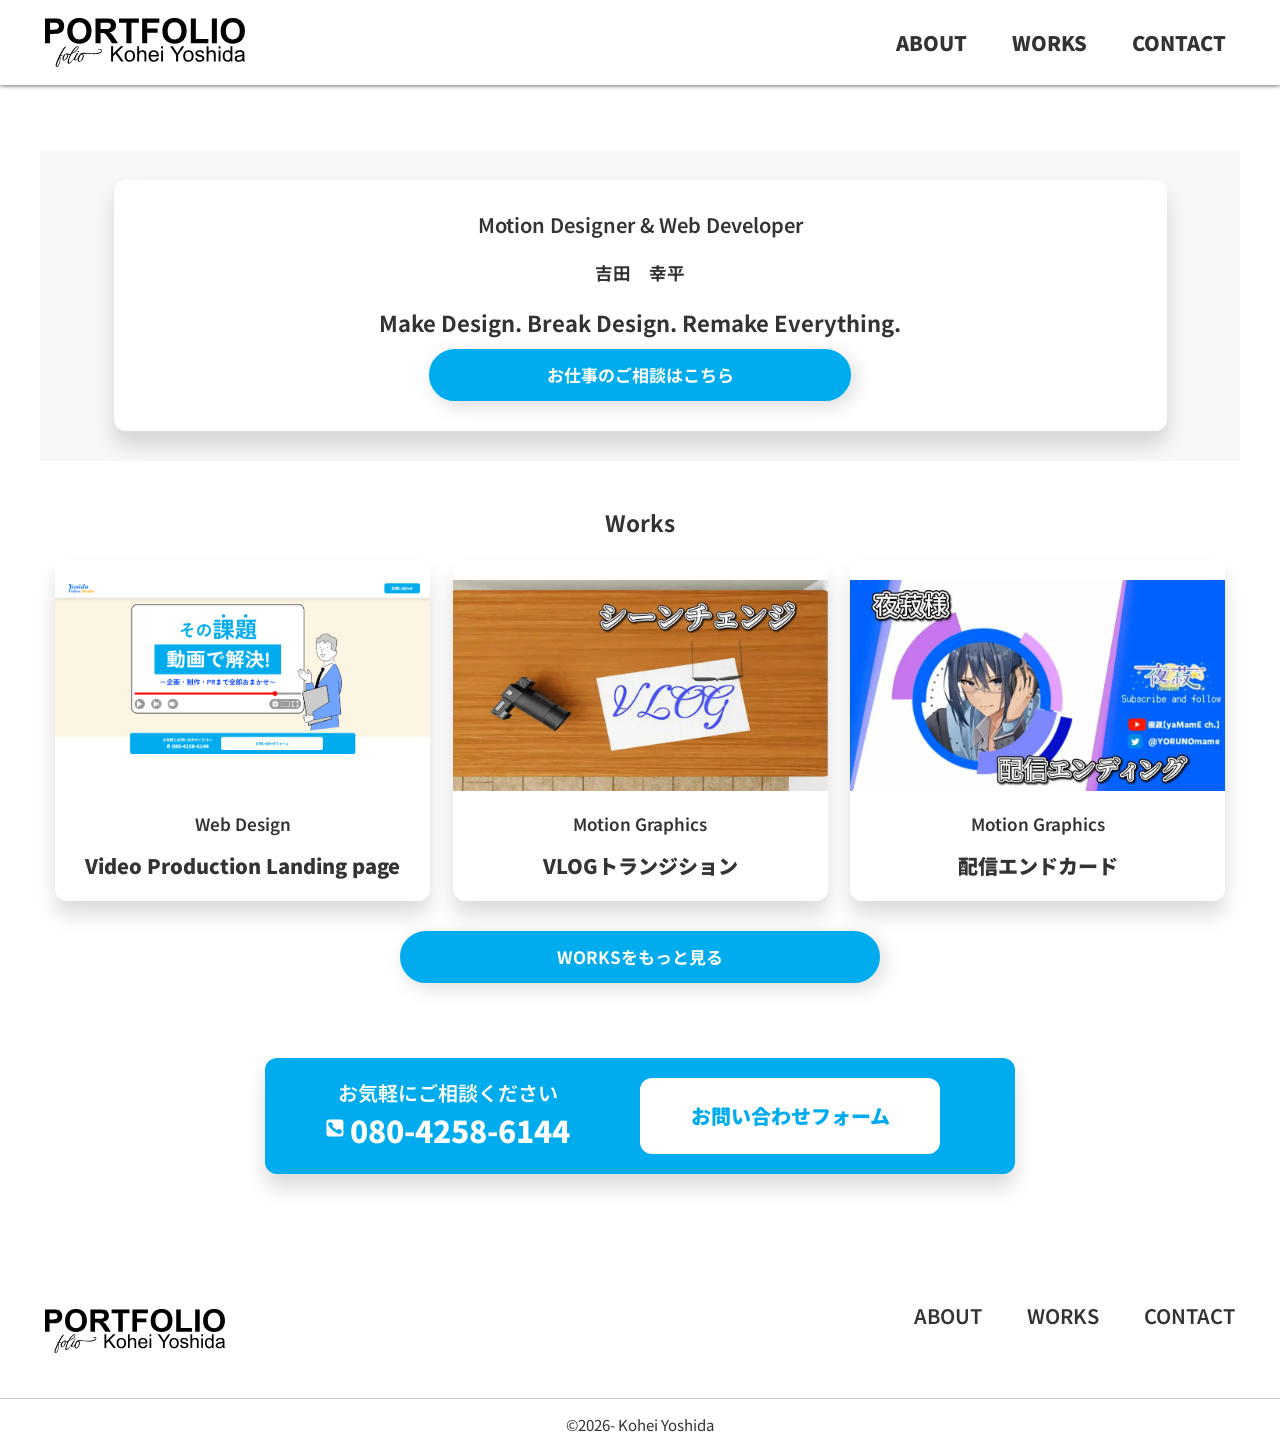
<file: index.html>
<!DOCTYPE html>
<html lang="ja">

<head>
    <meta charset="UTF-8">
    <meta name="viewport" content="width=device-width, initial-scale=1.0">
    <meta name="description" content="kohei Yoshidaのポートフォリオサイト。自己紹介ページです。基本情報として何が出来るかをまとめています。">
    <title>Top Page</title>
    <link rel="icon" href="assets/images/favicon.png">
    <link rel="preconnect" href="https://fonts.googleapis.com">
    <link rel="preconnect" href="https://fonts.gstatic.com" crossorigin>
    <link href="https://fonts.googleapis.com/css2?family=Noto+Sans+JP:wght@100..900&display=swap" rel="stylesheet">
    <link rel="stylesheet" href="assets/css/style.css">
    <script>
        window.addEventListener("load", () => {
            document.body.classList.add("is-show");
        })
    </script>
</head>

<body id="index-page" class="fade">
    <header class="header">
        <a href="index.html" class="head_link"><img src="assets/images/Logo_folio.svg" alt="site-logo"
                class="svg_logo"></a>
        <nav class="nav">
            <input type="checkbox" id="nav_toggle" class="nav_toggle">
            <label for="nav_toggle" class="nav_btn" aria-label="メニューを開く">
                <span></span><span></span><span></span>
            </label>
            <label for="nav_toggle" class="nav_overlay"></label>

            <ul class="nav_list">
                <li class="list_item"><a href="about.html" class="link_item">ABOUT</a></li>
                <li class="list_item"><a href="works.html" class="link_item">WORKS</a></li>
                <li class="list_item"><a href="contact.html" class="link_item">CONTACT</a></li>
            </ul>
        </nav>
    </header>
    <main>
        <section class="hero">
            <article class="hero-card">
                <p class="hero-role">Motion Designer & Web Developer</p>
                <h1 class="person-name">吉田&emsp;幸平</h1>
                <p class="hero-copy">Make Design. Break Design. Remake Everything.</p>
                <a href="./contact.html" class="btn btn-primary">お仕事のご相談はこちら</a>
            </article>
        </section>

        <section class="works-preview">
            <h2 class="section-title">Works</h2>
            <div class="works-grid">
                <article class="work-card">
                    <a href="./works.html">
                        <div class="work-card-thumb">
                            <img src="./assets/images/lp-site.png" alt="Video Production Landing Page">
                        </div>
                        <div class="work-card-info">
                            <span class="work-cord-tag">Web Design</span>
                            <h3 class="work-cord-title">Video Production Landing page</h3>
                        </div>
                    </a>
                </article>
                <article class="work-card">
                    <a href="./works.html">
                        <div class="work-card-thumb">
                            <img src="./assets/images/vl-th.webp" alt="VLOGトランジション">
                        </div>
                        <div class="work-card-info">
                            <span class="work-cord-tag">Motion Graphics</span>
                            <h3 class="work-cord-title">VLOGトランジション</h3>
                        </div>
                    </a>
                </article>
                <article class="work-card">
                    <a href="./works.html">
                        <div class="work-card-thumb">
                            <img src="./assets/images/ym_ed-th.webp" alt="配信エンドカード">
                        </div>
                        <div class="work-card-info">
                            <span class="work-cord-tag">Motion Graphics</span>
                            <h3 class="work-cord-title">配信エンドカード</h3>
                        </div>
                    </a>
                </article>
            </div>
            <div class="works-preview-footer">
                <a href="./works.html" class="btn btn-outline">WORKSをもっと見る</a>
            </div>
        </section>

        <section class="cta">
            <div class="cta-box">
                <div class="cta-txt-box">
                    <div class="cta-block">
                        <p class="cta-txt-small">＼無料でご相談／</p>
                        <p class="cta-txt">お気軽にご相談ください</p>
                    </div>
                    <div class="call-box">
                        <img src="assets/images/phone.svg" alt="電話アイコン">
                        <a href="tel:08042586144" class="call-number">080-4258-6144</a>
                    </div>
                </div>
                <a href="./contact.html" class="cta-btn">お問い合わせフォーム</a>
            </div>
        </section>

    </main>
    <footer class="footer">
        <a href="index.html" class="foot_top-link"><img src="assets/images/Logo_folio.svg" alt="site-logo"
                class="foot_logo"></a>
        <div class="footer_nav">
            <span class="site_map">SITE MAP</span>
            <nav>
                <ul class="foot_list">
                    <li class="foot_item"><a href="about.html" class="foot_link">ABOUT</a></li>
                    <li class="foot_item"><a href="works.html" class="foot_link">WORKS</a></li>
                    <li class="foot_item"><a href="contact.html" class="foot_link">CONTACT</a></li>
                </ul>
            </nav>
        </div>
    </footer>
    <span class="copy">&copy;2026- Kohei Yoshida</span>
    <script src="assets/js/app.js"></script>
</body>

</html>
</file>
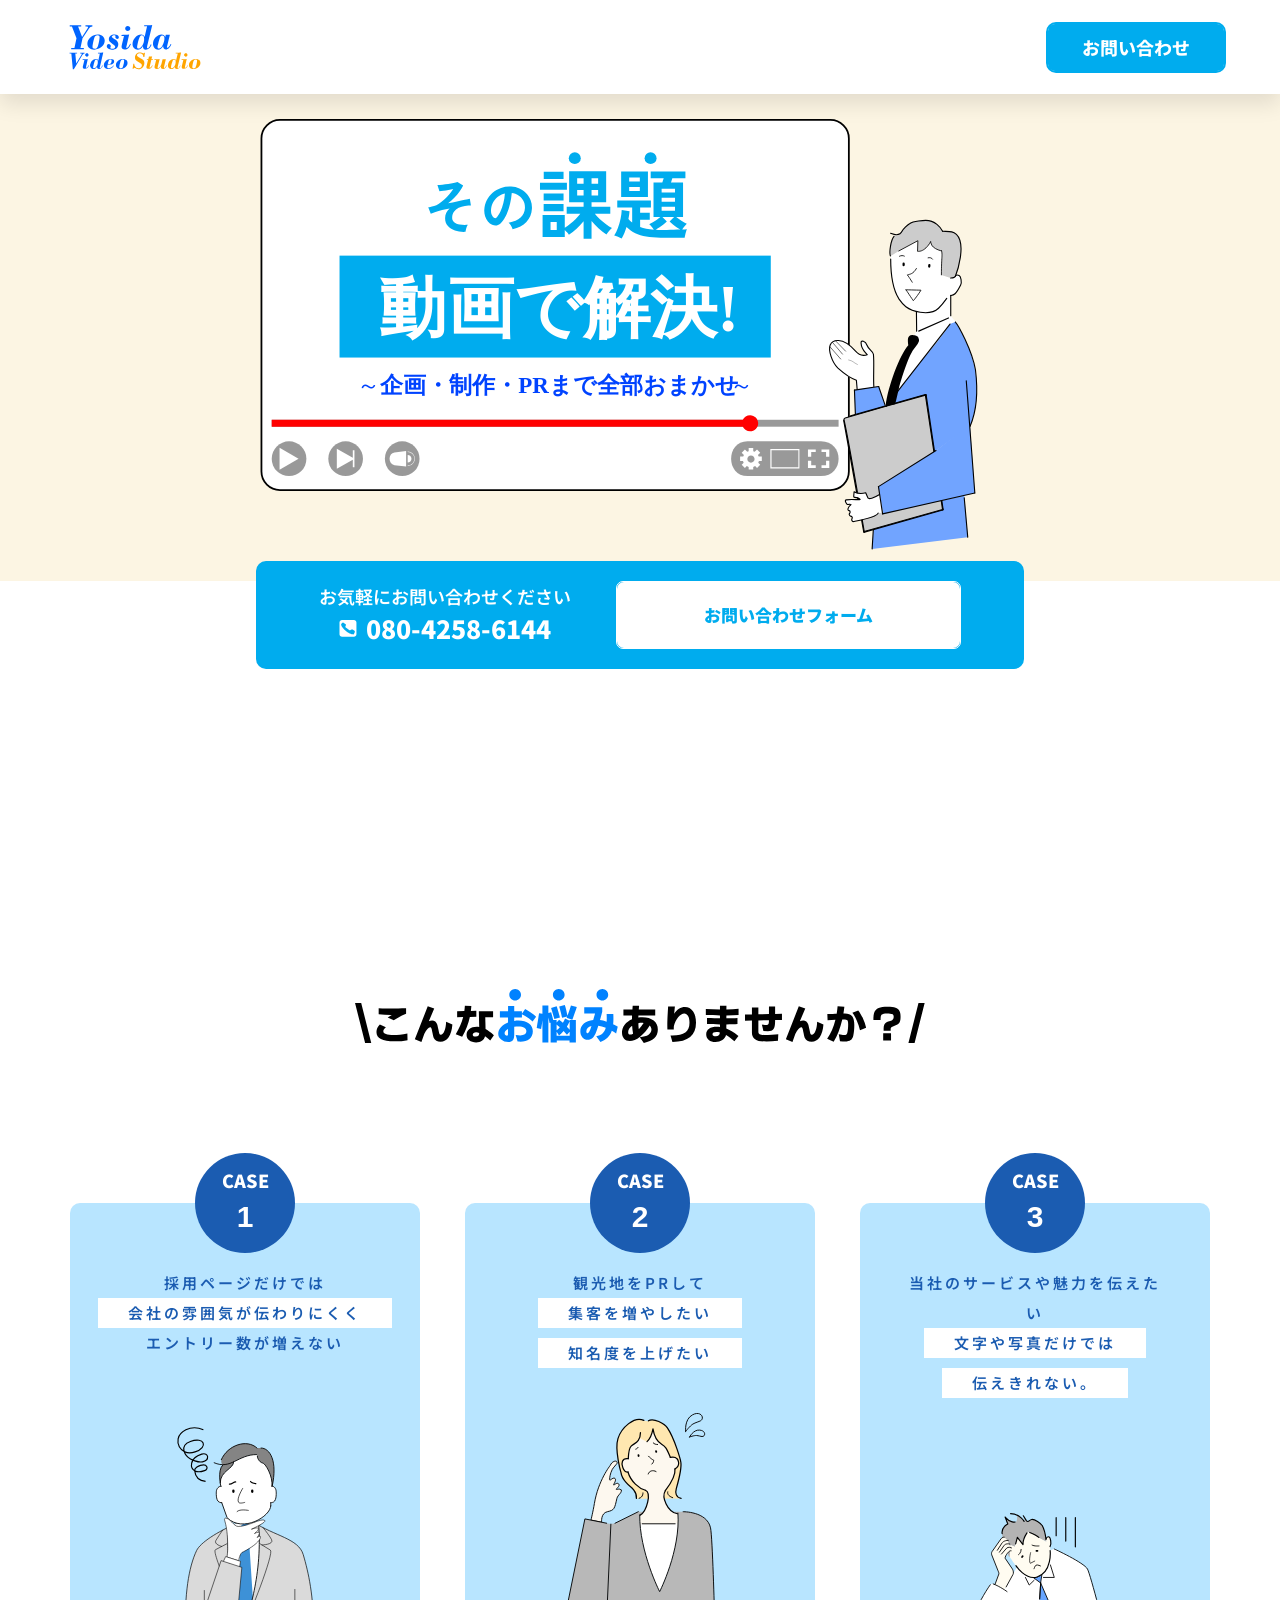
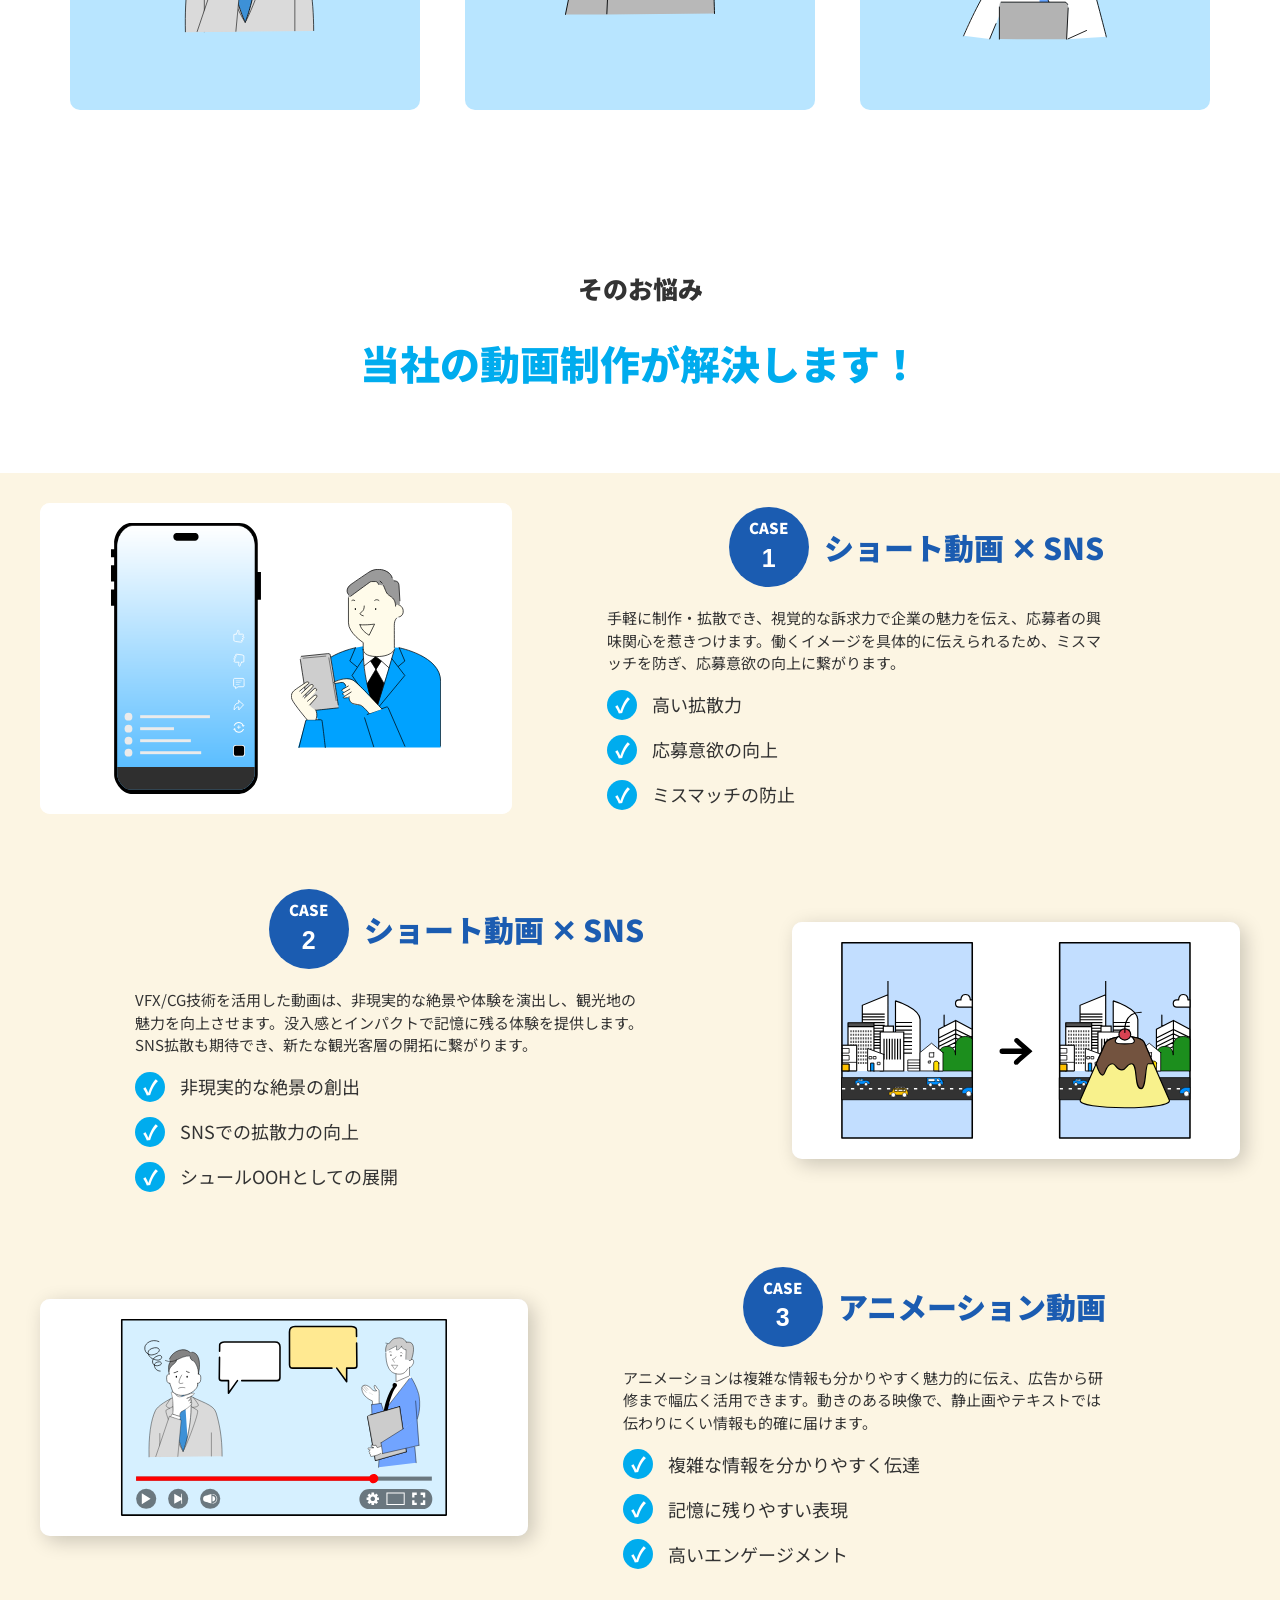
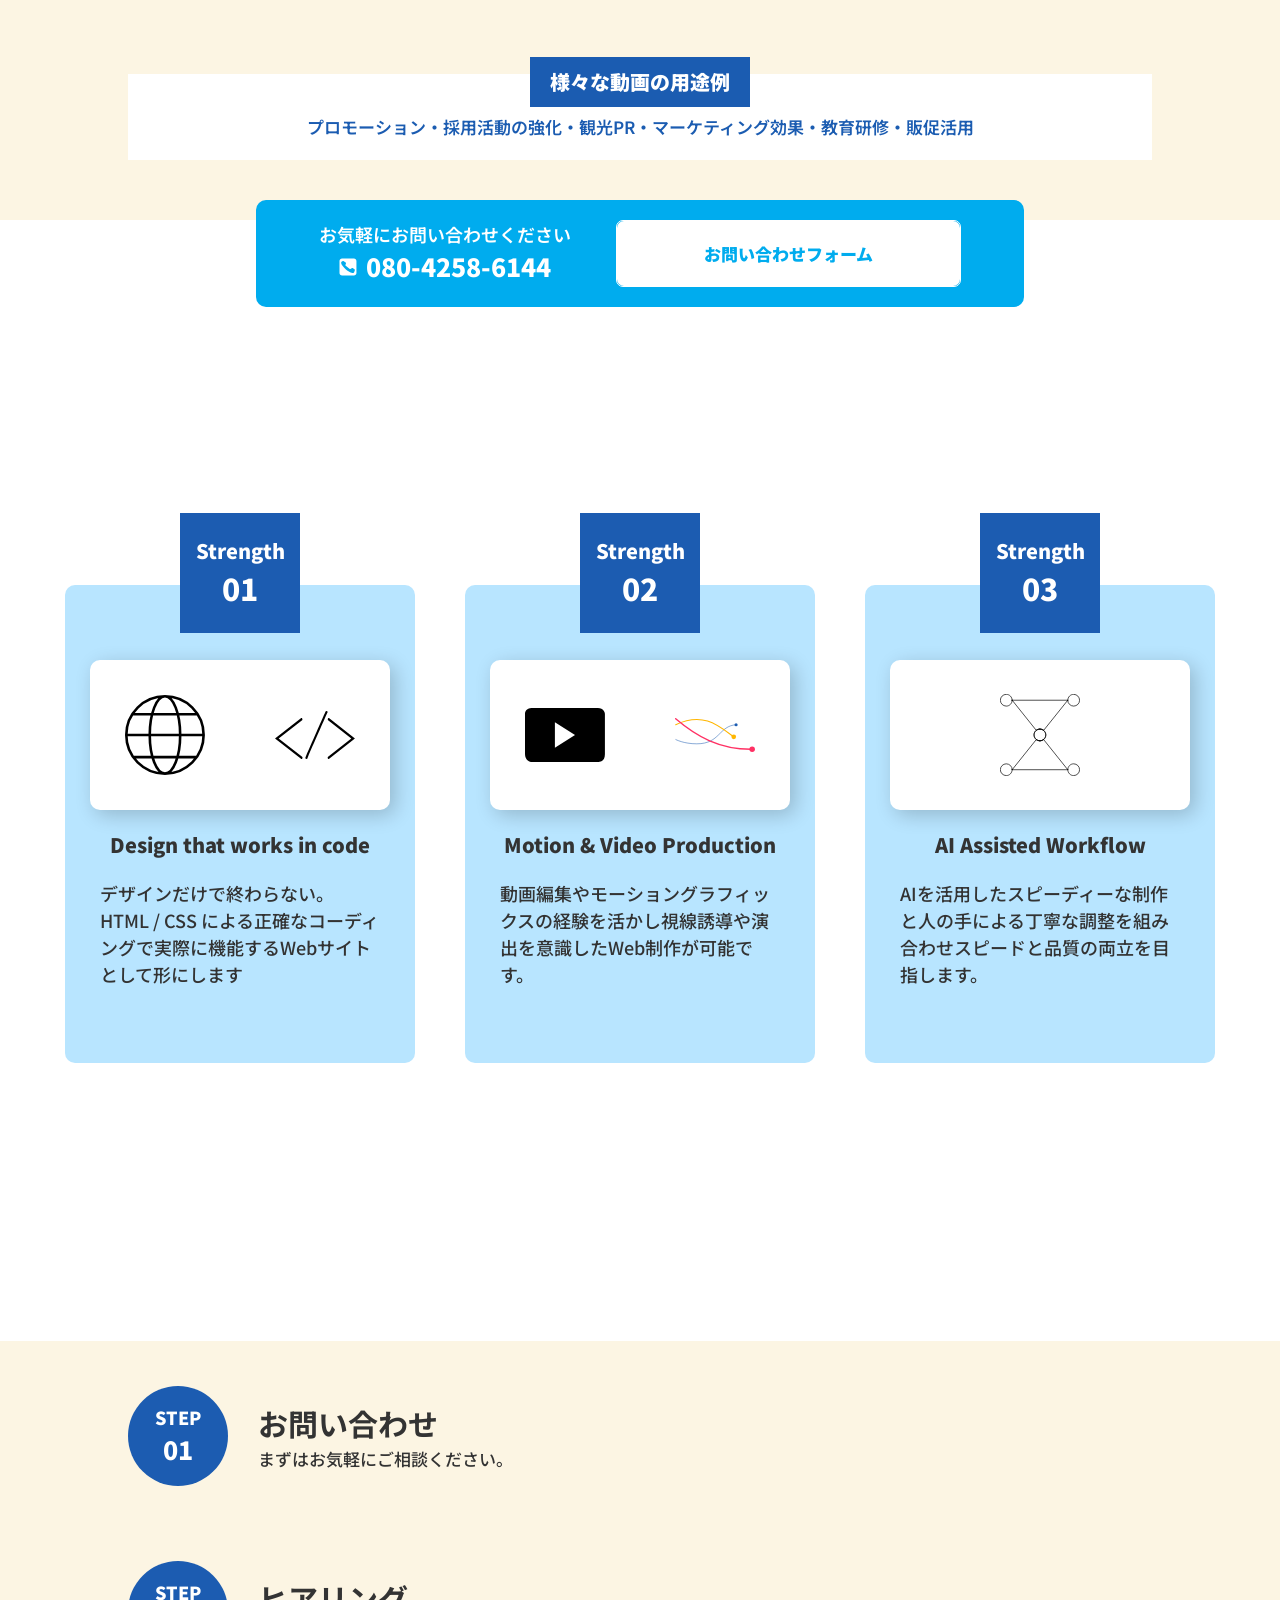
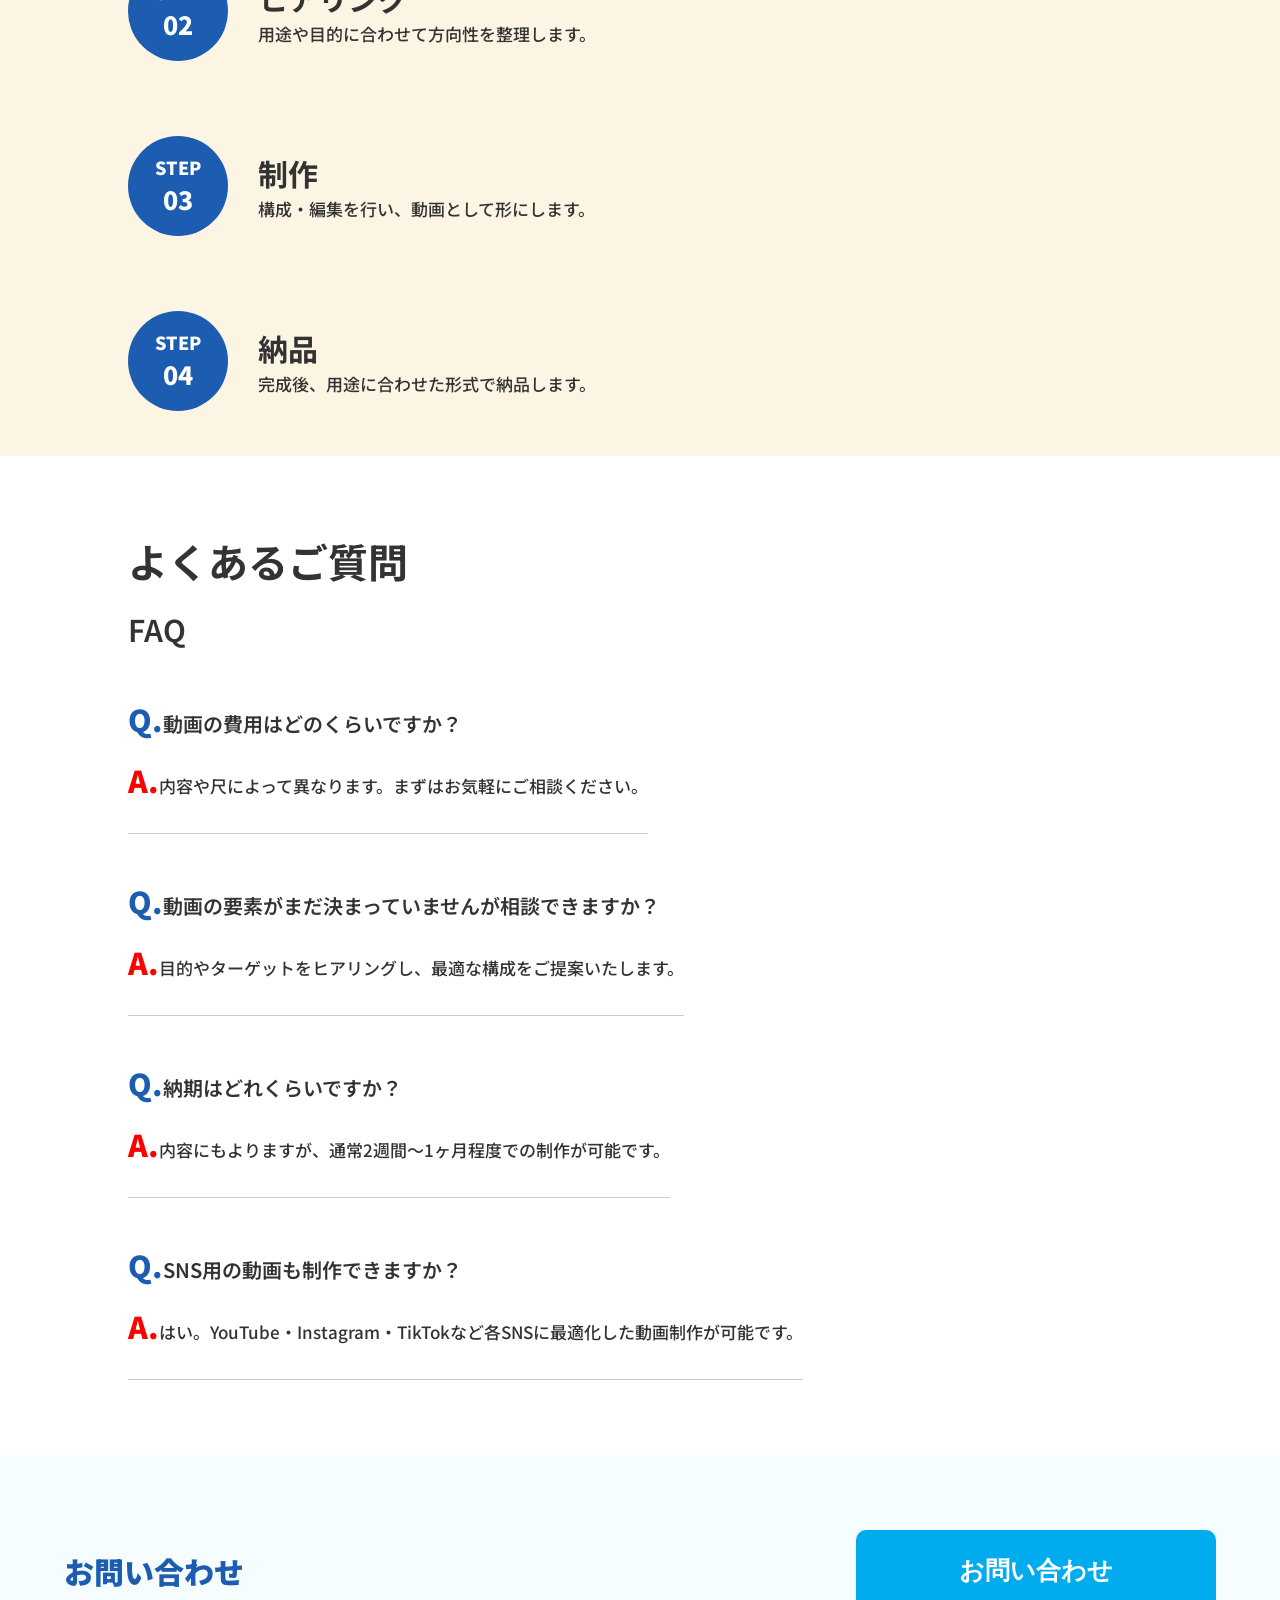
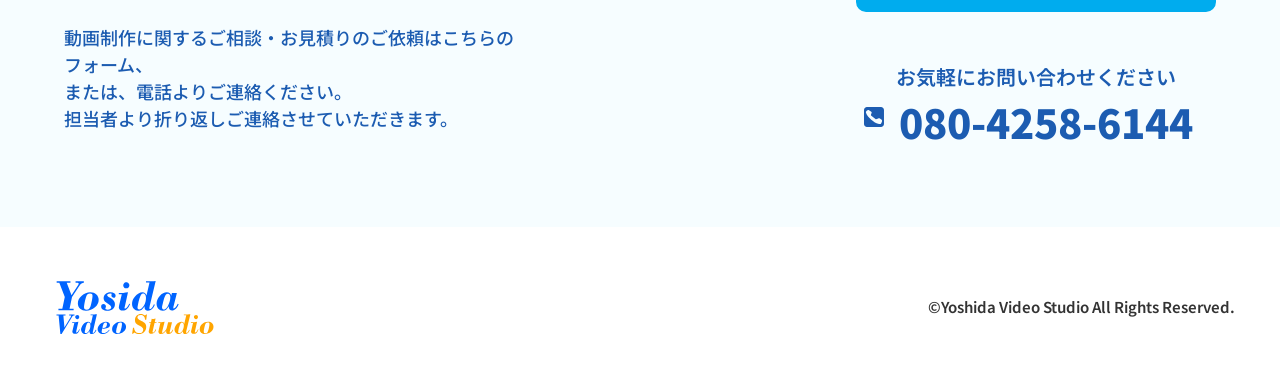
<file: lp-flow-practice/index.html>
<!DOCTYPE html>
<html lang="ja">

<head>
    <meta charset="UTF-8">
    <meta name="viewport" content="width=device-width, initial-scale=1.0">
    <title>lp-flow</title>
    <link rel="icon" href="assets/images/favicon.png" type="image/png">
    <link rel="preconnect" href="https://fonts.googleapis.com">
    <link rel="preconnect" href="https://fonts.gstatic.com" crossorigin>
    <link href="https://fonts.googleapis.com/css2?family=Noto+Sans+JP:wght@100..900&display=swap" rel="stylesheet">
    <link rel="stylesheet" href="assets/css/style.css">
</head>

<body>
    <header class="header">
        <a href="index.html"><img src="assets/images/lp-logo.svg" alt="" class="lp-head-img"></a>
        <nav class="nav">
            <ul class="nav-list">
                <li class="list-item"><a href="../contact.html" class="link-item">お問い合わせ</a></li>
            </ul>
        </nav>
    </header>
    <main>
        <section class="fv">
            <div class="background">
                <img class="mv-player" src="assets/images/fv-img-sp.svg" alt="fv-image">
                <img src="assets/images/fv-img.svg" alt="fv-image" class="fv-img">
            </div>
            <div class="cta-btn">
                <div class="call-msg-box">
                    <p class="call-msg">お気軽にお問い合わせください</p>
                    <p class="call-msg-small">＼無料でご相談／</p>
                    <div class="call-box">
                        <img src="assets/images/phone.svg" alt="phone-icon" class="call">
                        <a href="tel:08042586144" class="tel">080-4258-6144</a>
                    </div>
                </div>
                <div class="form-btn">
                    <a href="../contact.html" class="form-link">お問い合わせフォーム</a>
                </div>
            </div>
        </section>
        <section class="problem fade-up">
            <img src="assets/images/problem-img.svg" alt="こんなお悩みありませんか？" class="problem-img">
            <div class="problem-grid">
                <div class="case-box">
                    <div class="case-block">
                        <p class="case-title">CASE</p>
                        <p class="case-number">1</p>
                    </div>
                    <div class="case-protocol-box">
                        <p class="case-protocol">採用ページだけでは</p>
                        <p class="case-protocol">会社の雰囲気が伝わりにくく</p>
                        <p class="case-protocol">エントリー数が増えない</p>
                    </div>
                    <img src="assets/images/person-1.svg" alt="悩んでいる人" class="problem-person">
                </div>
                <div class="case-box">
                    <div class="case-block">
                        <p class="case-title">CASE</p>
                        <p class="case-number">2</p>
                    </div>
                    <div class="case-protocol-box">
                        <p class="case-protocol">観光地をPRして</p>
                        <p class="case-protocol">集客を増やしたい</p>
                        <p class="case-protocol case-protocol1">知名度を上げたい</p>
                    </div>
                    <img src="assets/images/person-2.svg" alt="悩んでいる人" class="problem-person">
                </div>
                <div class="case-box">
                    <div class="case-block">
                        <p class="case-title">CASE</p>
                        <p class="case-number">3</p>
                    </div>
                    <div class="case-protocol-box">
                        <p class="case-protocol">当社のサービスや魅力を伝えたい</p>
                        <p class="case-protocol">文字や写真だけでは</p>
                        <p class="case-protocol case-protocol1">伝えきれない。</p>
                    </div>
                    <img src="assets/images/person3.svg" alt="悩んでいる人" class="problem-person">
                </div>
            </div>
        </section>
        <section class="solution fade-up">
            <p class="sol-protocol">そのお悩み</p>
            <p class="sol-protocol">当社の動画制作が解決します！</p>

            <div class="sol-back">

                <div class="sol-flex">
                    <div class="sol-flex-box">
                        <div class="sol-img-box">
                            <img src="assets/images/smart-phone.svg" alt="スマートフォン" class="sol-img">
                            <img src="assets/images/person4.svg" alt="動画を見る人" class="sol-img">
                        </div>
                    </div>
                    <div class="sol-flex-block">
                        <div class="sol-container">
                            <div class="sol-radius">
                                <p class="sol-title">CASE</p>
                                <p class="sol-number">1</p>
                            </div>
                            <h2 class="sol-subtitle">ショート動画 ✕ SNS</h2>
                        </div>

                        <div class="sol-inner">
                            <p class="sol-msg">
                                手軽に制作・拡散でき、視覚的な訴求力で企業の魅力を伝え、応募者の興味関心を惹きつけます。働くイメージを具体的に伝えられるため、ミスマッチを防ぎ、応募意欲の向上に繋がります。
                            </p>

                            <div class="sol-liner">
                                <div class="sol-radius-mini">
                                    <p class="check">✓</p>
                                </div>
                                <p class="sol-txt">高い拡散力</p>
                            </div>

                            <div class="sol-liner">
                                <div class="sol-radius-mini">
                                    <p class="check">✓</p>
                                </div>
                                <p class="sol-txt">応募意欲の向上</p>
                            </div>

                            <div class="sol-liner">
                                <div class="sol-radius-mini">
                                    <p class="check">✓</p>
                                </div>
                                <p class="sol-txt">ミスマッチの防止</p>
                            </div>
                        </div>
                    </div>
                </div>

                <div class="sol-flex">
                    <div class="sol-flex-box">
                        <div class="sol-img-box1">
                            <img src="assets/images/vfx.svg" alt="VFX" class="sol-img1">
                        </div>
                    </div>
                    <div class="sol-flex-block">
                        <div class="sol-container">
                            <div class="sol-radius">
                                <p class="sol-title">CASE</p>
                                <p class="sol-number">2</p>
                            </div>
                            <h2 class="sol-subtitle">ショート動画 ✕ SNS</h2>
                        </div>

                        <div class="sol-inner">
                            <p class="sol-msg">
                                VFX/CG技術を活用した動画は、非現実的な絶景や体験を演出し、観光地の魅力を向上させます。没入感とインパクトで記憶に残る体験を提供します。SNS拡散も期待でき、新たな観光客層の開拓に繋がります。
                            </p>

                            <div class="sol-liner">
                                <div class="sol-radius-mini">
                                    <p class="check">✓</p>
                                </div>
                                <p class="sol-txt">非現実的な絶景の創出</p>
                            </div>

                            <div class="sol-liner">
                                <div class="sol-radius-mini">
                                    <p class="check">✓</p>
                                </div>
                                <p class="sol-txt">SNSでの拡散力の向上</p>
                            </div>

                            <div class="sol-liner">
                                <div class="sol-radius-mini">
                                    <p class="check">✓</p>
                                </div>
                                <p class="sol-txt">シュールOOHとしての展開</p>
                            </div>
                        </div>
                    </div>
                </div>

                <div class="sol-flex">
                    <div class="sol-flex-box">
                        <div class="sol-img-box1">
                            <img src="assets/images/question.svg" alt="question" class="sol-img1">
                        </div>
                    </div>
                    <div class="sol-flex-block">
                        <div class="sol-container">
                            <div class="sol-radius">
                                <p class="sol-title">CASE</p>
                                <p class="sol-number">3</p>
                            </div>
                            <h2 class="sol-subtitle">アニメーション動画</h2>
                        </div>

                        <div class="sol-inner">
                            <p class="sol-msg">
                                アニメーションは複雑な情報も分かりやすく魅力的に伝え、広告から研修まで幅広く活用できます。動きのある映像で、静止画やテキストでは伝わりにくい情報も的確に届けます。
                            </p>

                            <div class="sol-liner">
                                <div class="sol-radius-mini">
                                    <p class="check">✓</p>
                                </div>
                                <p class="sol-txt">複雑な情報を分かりやすく伝達</p>
                            </div>

                            <div class="sol-liner">
                                <div class="sol-radius-mini">
                                    <p class="check">✓</p>
                                </div>
                                <p class="sol-txt">記憶に残りやすい表現</p>
                            </div>

                            <div class="sol-liner">
                                <div class="sol-radius-mini">
                                    <p class="check">✓</p>
                                </div>
                                <p class="sol-txt">高いエンゲージメント</p>
                            </div>
                        </div>
                    </div>
                </div>

                <div class="sol-wrapper">
                    <div class="sol-txt-box">
                        <p class="sol-text">様々な動画の用途例</p>
                    </div>
                    <p class="sol-txt-wrapper">
                        プロモーション・採用活動の強化・観光PR・マーケティング効果・教育研修・販促活用
                    </p>
                </div>
            </div>
        </section>
        <div class="cta-btn">
            <div class="call-msg-box">
                <p class="call-msg">お気軽にお問い合わせください</p>
                <p class="call-msg-small">＼無料でご相談／</p>
                <div class="call-box">
                    <img src="assets/images/phone.svg" alt="phone-icon" class="call">
                    <a href="tel:08042586144" class="tel">080-4258-6144</a>
                </div>
            </div>
            <div class="form-btn">
                <a href="../contact.html" class="form-link">お問い合わせフォーム</a>
            </div>
        </div>
        <section class="strength fade-up">
            <div class="str-grid">
                <div class="str-box">
                    <div class="str-block">
                        <p class="str-title">Strength</p>
                        <p class="str-number">01</p>
                    </div>
                    <div class="str-img-box">
                        <img src="assets/images/network.svg" alt="" class="str-img">
                        <img src="assets/images/code-bracket.svg" alt="" class="str-img">
                    </div>
                    <p class="str-subtitle">Design that works in code</p>
                    <p class="str-txt">
                        デザインだけで終わらない。HTML / CSS による正確なコーディングで実際に機能するWebサイトとして形にします
                    </p>
                </div>
                <div class="str-box">
                    <div class="str-block">
                        <p class="str-title">Strength</p>
                        <p class="str-number">02</p>
                    </div>
                    <div class="str-img-box">
                        <img src="assets/images/playbtn.svg" alt="" class="str-img">
                        <img src="assets/images/line-animation.svg" alt="" class="str-img">
                    </div>
                    <p class="str-subtitle">Motion & Video Production</p>
                    <p class="str-txt">
                        動画編集やモーショングラフィックスの経験を活かし視線誘導や演出を意識したWeb制作が可能です。
                    </p>
                </div>
                <div class="str-box">
                    <div class="str-block">
                        <p class="str-title">Strength</p>
                        <p class="str-number">03</p>
                    </div>
                    <div class="str-img-box">
                        <img src="assets/images/node-rectangle.svg" alt="" class="str-img">
                    </div>
                    <p class="str-subtitle">AI Assisted Workflow</p>
                    <p class="str-txt">
                        AIを活用したスピーディーな制作と人の手による丁寧な調整を組み合わせスピードと品質の両立を目指します。
                    </p>
                </div>
            </div>
        </section>
        <section class="flow fade-up">
            <div class="flow-back">
                <div class="flow-flex">
                    <div class="flow-box">
                        <div class="flow-radius">
                            <p class="flow-step">STEP</p>
                            <p class="flow-number">01</p>
                        </div>
                        <div class="flow-txt-box">
                            <h2 class="flow-title">お問い合わせ</h2>
                            <p class="flow-text">まずはお気軽にご相談ください。</p>
                        </div>
                    </div>
                </div>
                <div class="flow-flex">
                    <div class="flow-box">
                        <div class="flow-radius">
                            <p class="flow-step">STEP</p>
                            <p class="flow-number">02</p>
                        </div>
                        <div class="flow-txt-box">
                            <h2 class="flow-title">ヒアリング</h2>
                            <p class="flow-text">用途や目的に合わせて方向性を整理します。</p>
                        </div>
                    </div>
                </div>
                <div class="flow-flex">
                    <div class="flow-box">
                        <div class="flow-radius">
                            <p class="flow-step">STEP</p>
                            <p class="flow-number">03</p>
                        </div>
                        <div class="flow-txt-box">
                            <h2 class="flow-title">制作</h2>
                            <p class="flow-text">構成・編集を行い、動画として形にします。</p>
                        </div>
                    </div>
                </div>
                <div class="flow-flex">
                    <div class="flow-box">
                        <div class="flow-radius">
                            <p class="flow-step">STEP</p>
                            <p class="flow-number">04</p>
                        </div>
                        <div class="flow-txt-box">
                            <h2 class="flow-title">納品</h2>
                            <p class="flow-text">完成後、用途に合わせた形式で納品します。</p>
                        </div>
                    </div>
                </div>
            </div>
        </section>
        <section class="qa fade-up">
            <div class="qa-block">
                <div class="qa-box">
                    <h2 class="qa-title">よくあるご質問</h2>
                    <p class="qa-subtitle">FAQ</p>
                </div>
                <div class="qa-box">
                    <p class="qa-q"><span class="q">Q.</span>動画の費用はどのくらいですか？</p>
                    <p class="qa-a"><span class="a">A.</span>内容や尺によって異なります。まずはお気軽にご相談ください。</p>
                </div>
                <div class="qa-box">
                    <p class="qa-q"><span class="q">Q.</span>動画の要素がまだ決まっていませんが相談できますか？</p>
                    <p class="qa-a"><span class="a">A.</span>目的やターゲットをヒアリングし、最適な構成をご提案いたします。</p>
                </div>
                <div class="qa-box">
                    <p class="qa-q"><span class="q">Q.</span>納期はどれくらいですか？</p>
                    <p class="qa-a"><span class="a">A.</span>内容にもよりますが、通常2週間～1ヶ月程度での制作が可能です。</p>
                </div>
                <div class="qa-box">
                    <p class="qa-q"><span class="q">Q.</span>SNS用の動画も制作できますか？</p>
                    <p class="qa-a"><span class="a">A.</span>はい。YouTube・Instagram・TikTokなど各SNSに最適化した動画制作が可能です。</p>
                </div>
            </div>
        </section>
        <section class="cta">
            <div class="cta-back">
                <div class="cta-flex">
                    <div class="cta-txt-box">
                        <h2 class="cta-title">お問い合わせ</h2>
                        <p class="cta-txt">
                            動画制作に関するご相談・お見積りのご依頼はこちらのフォーム、<br>
                            または、電話よりご連絡ください。<br>
                            担当者より折り返しご連絡させていただきます。
                        </p>
                    </div>
                    <div class="cta-box">
                        <a href="../contact.html" class="cta-link">お問い合わせ</a>
                        <div class="cta-desc">
                            <p class="cta-subtitle">お気軽にお問い合わせください</p>
                            <div class="cta-call-block">
                                <img src="assets/images/cta-call.svg" alt="phone-icon" class="cta-call">
                                <a href="tel:08042586144" class="cta-tel">080-4258-6144</a>
                            </div>
                        </div>
                    </div>
                </div>
            </div>
        </section>
    </main>
    <footer class="footer">
        <a href="../works.html" class="foot-link">
            <img src="assets/images/lp-logo.svg" alt="lp-logo" class="foot-link-img"></a>
        <p class="reserve">&copy;Yoshida Video Studio All Rights Reserved.</p>
    </footer>
    <script>
        document.addEventListener("DOMContentLoaded", () => {

            const targets = document.querySelectorAll(".fade-up");

            const observer = new IntersectionObserver((entries, observer) => {
                entries.forEach(entry => {
                    if (entry.isIntersecting) {
                        entry.target.classList.add("is-show");
                        observer.unobserve(entry.target);
                    }
                });
            }, {
                threshold: 0.2
            });

            targets.forEach(target => observer.observe(target));

        });

    </script>
</body>

</html>
</file>
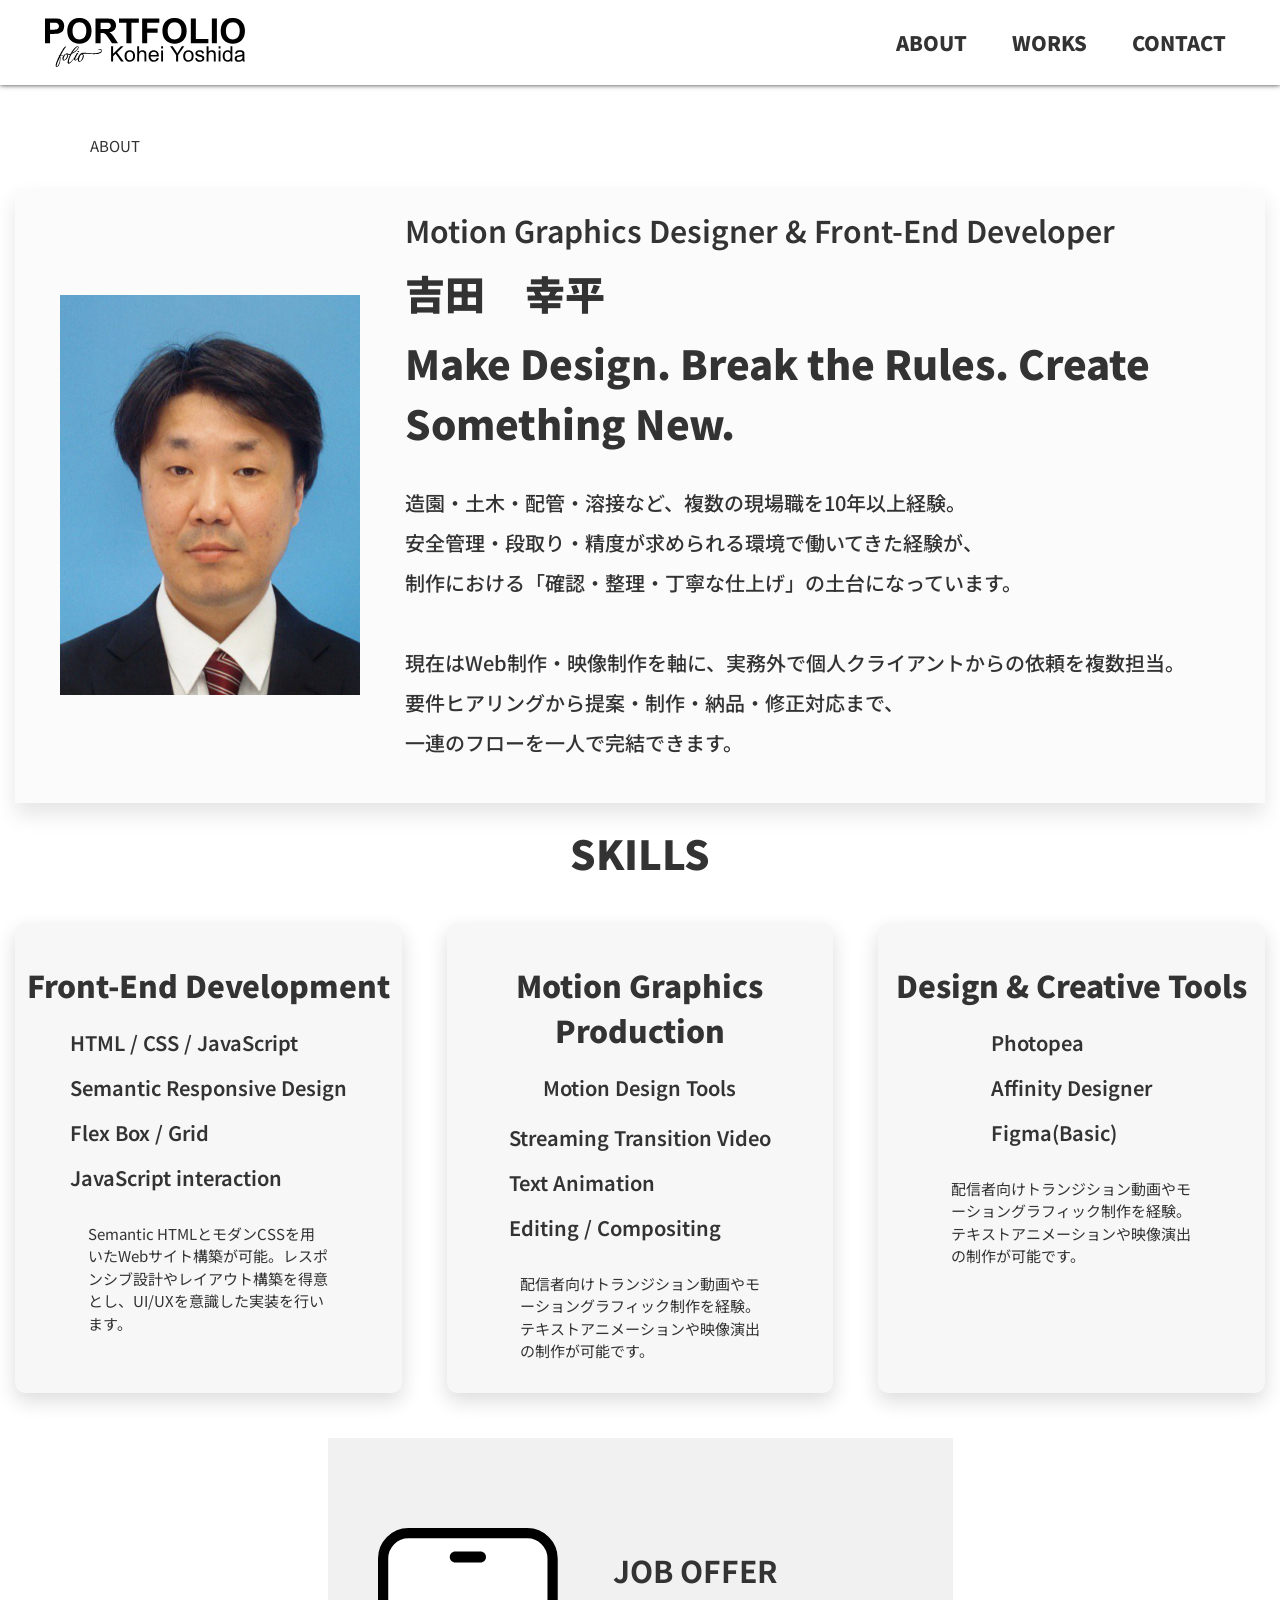
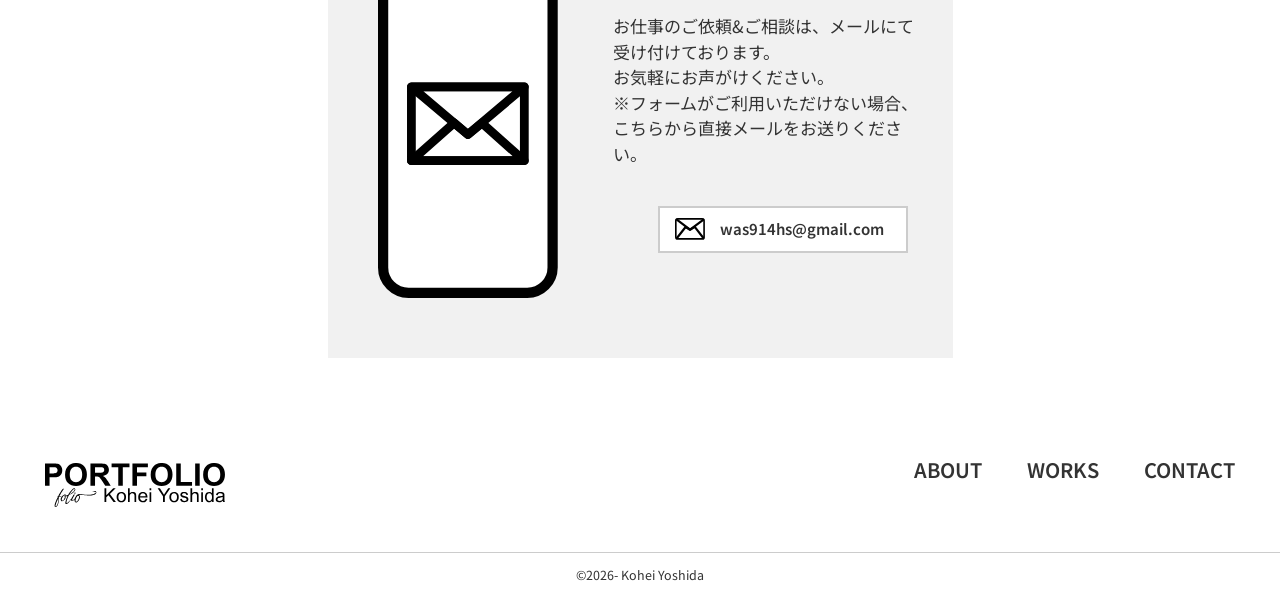
<file: about.html>
<!DOCTYPE html>
<html lang="ja">

<head>
    <meta charset="UTF-8">
    <meta name="viewport" content="width=device-width, initial-scale=1.0">
    <meta name="description" content="kohei Yoshidaのポートフォリオサイト。自己紹介ページです。基本情報として何が出来るかをまとめています。">
    <title>about Page</title>
    <link rel="icon" href="assets/images/favicon.png">
    <link rel="preconnect" href="https://fonts.googleapis.com">
    <link rel="preconnect" href="https://fonts.gstatic.com" crossorigin>
    <link href="https://fonts.googleapis.com/css2?family=Noto+Sans+JP:wght@100..900&display=swap" rel="stylesheet">
    <link rel="stylesheet" href="assets/css/style.css">
    <script>
        window.addEventListener("load", () => {
            document.body.classList.add("is-show");
        })
    </script>
</head>

<body id="about-page" class="fade">
    <header class="header">
        <a href="index.html" class="head_link"><img src="assets/images/Logo_folio.svg" alt="site-logo"
                class="svg_logo"></a>
        <nav class="nav">
            <input type="checkbox" id="nav_toggle" class="nav_toggle">
            <label for="nav_toggle" class="nav_btn" aria-label="メニューを開く">
                <span></span><span></span><span></span>
            </label>
            <label for="nav_toggle" class="nav_overlay"></label>

            <ul class="nav_list">
                <li class="list_item"><a href="about.html" class="link_item">ABOUT</a></li>
                <li class="list_item"><a href="works.html" class="link_item">WORKS</a></li>
                <li class="list_item"><a href="contact.html" class="link_item">CONTACT</a></li>
            </ul>
        </nav>
    </header>
    <main>
        <!-- 今いるページ -->
        <nav class="page">
            <a href="about.html" class="page_link">ABOUT</a>
        </nav>
        <!-- /今いるページ -->
        <section class="person-box">
            <div class="person">
                <img src="assets/images/picture-person.png" alt="吉田幸平のプロフィール写真" class="person_img">
                <div class="function">
                    <section class="role_box">
                        <h2 class="role">Motion Graphics Designer & Front-End Developer</h2>
                        <h1 class="person_name">吉田&emsp;幸平</h1>
                        <p class="ms_img">Make Design. Break the Rules. Create Something New.</p>
                    </section>
                    <section class="position_box">
                        <p class="position">
                            造園・土木・配管・溶接など、複数の現場職を10年以上経験。<br>
                            安全管理・段取り・精度が求められる環境で働いてきた経験が、<br>
                            制作における「確認・整理・丁寧な仕上げ」の土台になっています。
                        </p>
                        <p class="position">
                            現在はWeb制作・映像制作を軸に、実務外で個人クライアントからの依頼を複数担当。<br>
                            要件ヒアリングから提案・制作・納品・修正対応まで、<br>
                            一連のフローを一人で完結できます。
                        </p>
                    </section>
                </div>
            </div>
        </section>
        <section class="skills">
            <h2 class="skill_msg">SKILLS</h2>
            <section class="skill_span">
                <article class="skill_type">
                    <h3 class="skill_type-title">Front-End Development</h3>
                    <ul class="skill_set">
                        <li class="skill_item">HTML / CSS / JavaScript</li>
                        <li class="skill_item">Semantic Responsive Design</li>
                        <li class="skill_item">Flex Box / Grid</li>
                        <li class="skill_item">JavaScript interaction</li>
                    </ul>
                    <p class="skill_protocol">
                        Semantic HTMLとモダンCSSを用いたWebサイト構築が可能。レスポンシブ設計やレイアウト構築を得意とし、UI/UXを意識した実装を行います。
                    </p>
                </article>
                <article class="skill_type">
                    <h3 class="skill_type-title">Motion Graphics Production</h3>
                    <p class="skill-paragraph">Motion Design Tools</p>
                    <ul class="skill_set">
                        <li class="skill_item">Streaming Transition Video</li>
                        <li class="skill_item">Text Animation</li>
                        <li class="skill_item">Editing / Compositing</li>
                    </ul>
                    <p class="skill_protocol">
                        配信者向けトランジション動画やモーショングラフィック制作を経験。テキストアニメーションや映像演出の制作が可能です。
                    </p>
                </article>
                <article class="skill_type">
                    <h3 class="skill_type-title">Design & Creative Tools</h3>
                    <ul class="skill_set">
                        <li class="skill_item">Photopea</li>
                        <li class="skill_item">Affinity Designer</li>
                        <li class="skill_item">Figma(Basic)</li>
                    </ul>
                    <p class="skill_protocol">
                        配信者向けトランジション動画やモーショングラフィック制作を経験。テキストアニメーションや映像演出の制作が可能です。
                    </p>
                </article>
            </section>
        </section>
        <section class="mail_about">
            <picture>
                <source srcset="assets/images/mail_img.svg" media="(max-width: 769px)">
                <img src="assets/images/smartphone.svg" alt="" class="mail_about-img">
            </picture>
            <div class="offer_msg-box">
                <h2 class="offer_intro">JOB OFFER</h2>
                <p class="offer_msg">
                    お仕事のご依頼&ご相談は、メールにて受け付けております。<br>
                    お気軽にお声がけください。<br>
                    ※フォームがご利用いただけない場合、こちらから直接メールをお送りください。
                </p>
                <a href="mailto:was914hs@gmail.com?subject=%E3%81%94%E6%84%8F%E8%A6%8B%E3%83%BB%E3%81%94%E8%A6%81%E6%9C%9B&body=%E3%80%90%E3%81%8A%E5%90%8D%E5%89%8D%E3%80%91%0D%0A%0D%0A%E3%80%90%E3%81%94%E7%94%A8%E4%BB%B6%E3%80%91%0D%0A%0D%0A%E3%80%90%E8%BF%94%E4%BF%A1%E5%85%88%E3%80%91"
                    class="mail_offer"><img src="assets/images/mail_img.svg" alt="mail_img" class="mail_img"><span
                        class="send">was914hs@gmail.com</span></a>
            </div>
        </section>
    </main>
    <footer class="footer">
        <a href="about.html" class="foot_top-link"><img src="assets/images/Logo_folio.svg" alt="site-logo"
                class="foot_logo"></a>
        <div class="footer_nav">
            <h2 class="site_map">SITE MAP</h2>
            <nav>
                <ul class="foot_list">
                    <li class="foot_item"><a href="about.html" class="foot_link">ABOUT</a></li>
                    <li class="foot_item"><a href="works.html" class="foot_link">WORKS</a></li>
                    <li class="foot_item"><a href="contact.html" class="foot_link">CONTACT</a></li>
                </ul>
            </nav>
        </div>
    </footer>
    <small class="copy">&copy;2026- Kohei Yoshida</small>
    <script src="assets/js/app.js"></script>
</body>

</html>
</file>
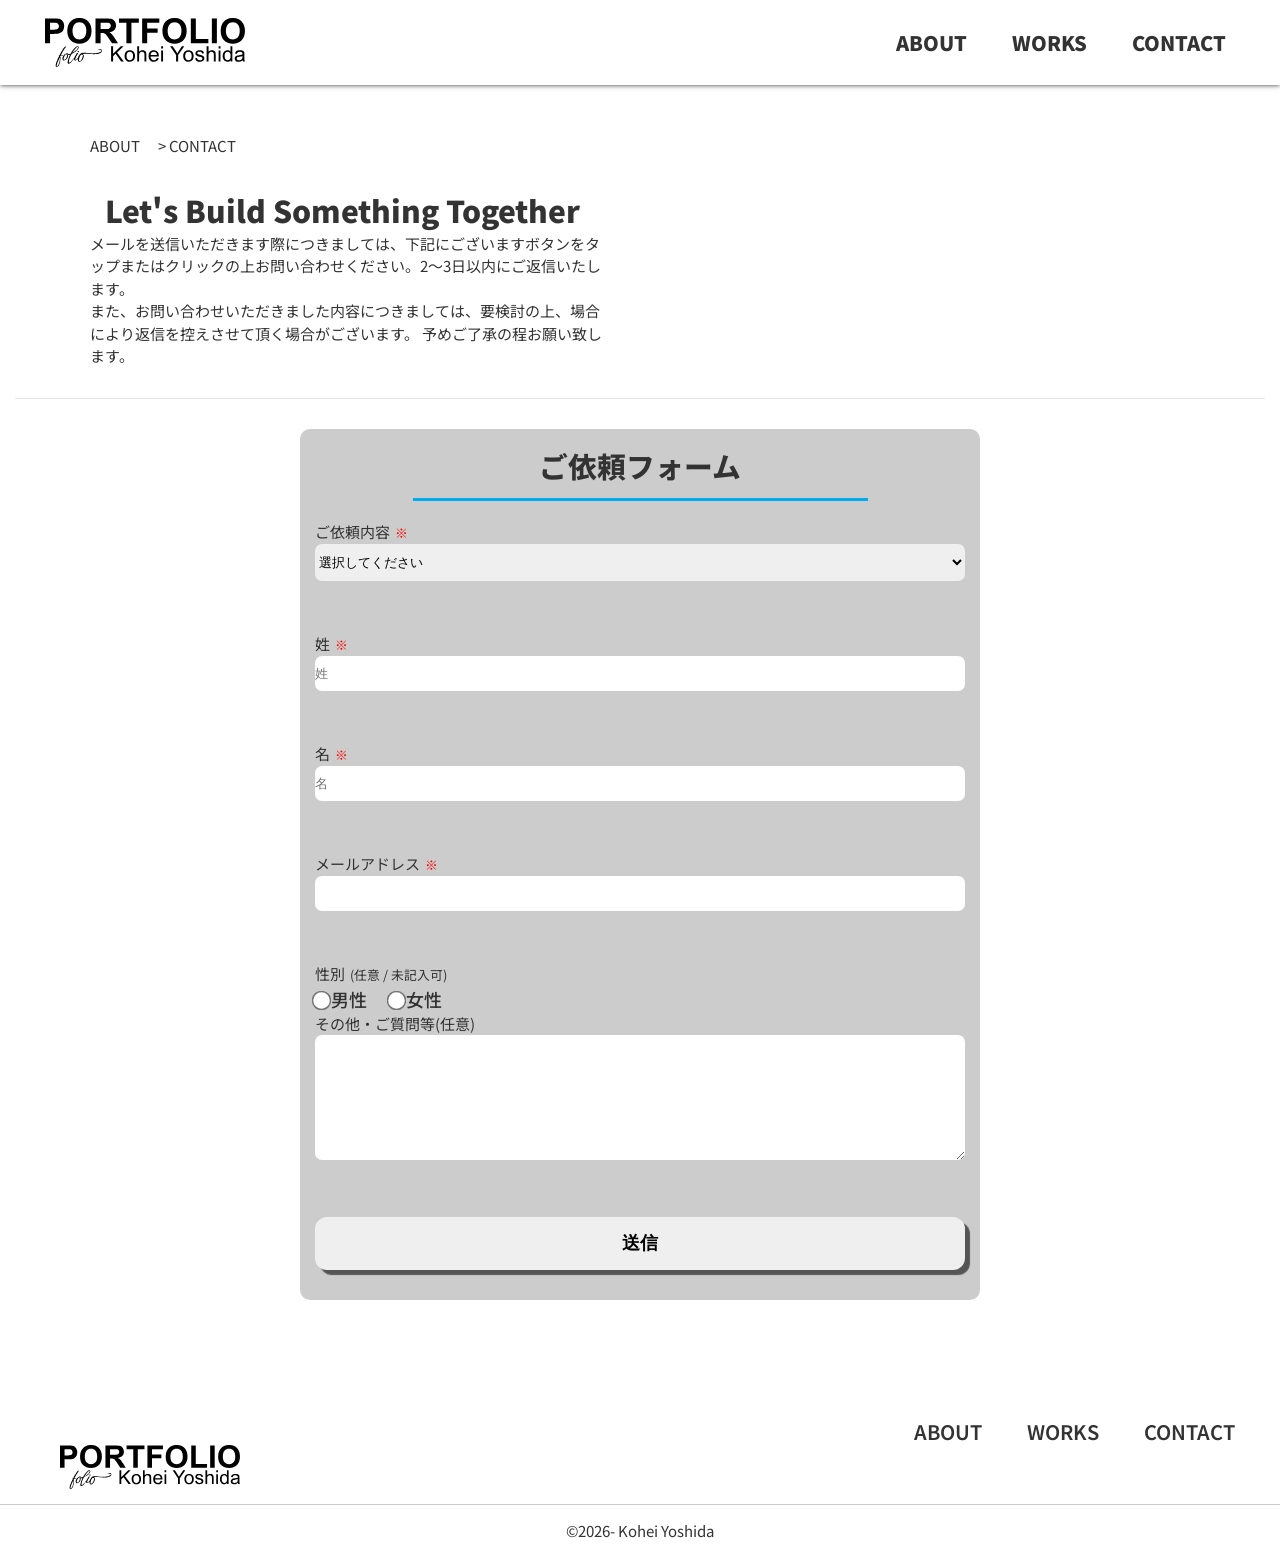
<file: contact.html>
<!DOCTYPE html>
<html lang="ja">

<head>
    <meta charset="UTF-8">
    <meta name="viewport" content="width=device-width, initial-scale=1.0">
    <meta name="description" content="Kohei Yoshidaのポートフォリオサイト。ご連絡はこちらのページからお願いいたします。">
    <title>Contact Page</title>
    <link rel="icon" href="assets/images/favicon.png">
    <link rel="preconnect" href="https://fonts.googleapis.com">
    <link rel="preconnect" href="https://fonts.gstatic.com" crossorigin>
    <link href="https://fonts.googleapis.com/css2?family=Noto+Sans+JP:wght@100..900&display=swap" rel="stylesheet">
    <link rel="stylesheet" href="assets/css/style.css">
    <script>
        window.addEventListener("load", () => {
            document.body.classList.add("is-show");
        })
    </script>
</head>

<body class="fade">
    <header class="header">
        <a href="index.html" class="head_link"><img src="assets/images/Logo_folio.svg" alt="site-logo" class="svg_logo"></a>
        <nav class="nav">
            <input type="checkbox" id="nav_toggle" class="nav_toggle">
            <label for="nav_toggle" class="nav_btn" aria-label="メニューを開く">
                <span></span><span></span><span></span>
            </label>
            <label for="nav_toggle" class="nav_overlay"></label>

            <ul class="nav_list">
                <li class="list_item"><a href="about.html" class="link_item">ABOUT</a></li>
                <li class="list_item"><a href="works.html" class="link_item">WORKS</a></li>
                <li class="list_item"><a href="contact.html" class="link_item">CONTACT</a></li>
            </ul>
        </nav>
    </header>
    <main>
        <!-- 今いるページ -->
        <nav class="page">
            <a href="about.html" class="page_link">ABOUT</a>
            &gt;
            <span class="page_current">CONTACT</span>
        </nav>

        <p class="catch">
            Let's Build Something Together
        </p>
        <section class="contact">
            <p class="mail_Protocol">
                メールを送信いただきます際につきましては、下記にございますボタンをタップまたはクリックの上お問い合わせください。2～3日以内にご返信いたします。
            </p>
            <p class="mail_Protocol">
                また、お問い合わせいただきました内容につきましては、要検討の上、場合により返信を控えさせて頂く場合がございます。
                予めご了承の程お願い致します。
            </p>
        </section>
        <div class="contact_border"></div>
        <section class="form">
            <form class="contact_form" action="send.php" method="post">
                <div class="form_style">
                    <h2 class="form_title">ご依頼フォーム</h2>

                    <div class="form_field">
                        <p class="label-protcol">ご依頼内容<span class="req">※</span></p>
                        <label for="category" class="form_label">
                            <select name="select" id="category" class="select" required>
                                <option value="" selected disabled>選択してください</option>
                                <option value="movie">動画制作・編集</option>
                                <option value="web">ウェブサイト制作</option>
                                <option value="thumb">サムネイル制作</option>
                            </select>
                        </label>
                        <p id="category_error" class="error">項目を入力してください</p>
                    </div>
                    <div class="form_field name_field">
                        <p class="label-protcol">姓<span class="req">※</span></p>
                        <label for="family_name">
                            <input type="text" name="family_name" placeholder="姓" id="family_name" class="input-name" required>
                        </label>
                        <p id="category_error" class="error">項目を入力してください</p>
                        <p class="label-protcol">名<span class="req">※</span></p>
                        <label for="first_name">
                            <input type="text" name="first_name" placeholder="名" id="first_name" class="input-name" required>
                        </label>
                        <p id="category_error" class="error">項目を入力してください</p>
                    </div>
                    <p class="label-protcol">メールアドレス<span class="req">※</span></p>
                    <div class="form_field">
                        <label for="email">
                            <input type="email" name="email" id="email" class="input-mail" required>
                        </label>
                        <p id="category_error" class="error">項目を入力してください</p>
                    </div>
                    <div class="form_field">
                        <p class="radio-protcol">性別<span class="req-nth">(任意 / 未記入可)</span></p>
                        <label class="radio">
                            <input type="radio" name="gender" value="male">
                            <span class="gender male">男性</span>
                        </label>
                        <label class="radio">
                            <input type="radio" name="gender" value="female">
                            <span class="gender">女性</span>
                        </label>
                    </div>
                    <div class="form_field form_field--full">
                        <p class="area-protcol ">その他・ご質問等<span class="req_last">(任意)</span></p>
                        <label for="message">
                            <textarea name="message" id="message" class="area" rows="7"></textarea>
                        </label>
                    </div>
                    <button class="button" type="submit" value="submit">送信</button>
                </div>
            </form>
        </section>
    </main>
    <footer class="footer">
        <a href="about.html" class="foot_link"><img src="assets/images/Logo_folio.svg" alt="" class="foot_logo"></a>
        <div class="footer_nav">
            <span class="site_map">SITE MAP</span>
            <nav>
                <ul class="foot_list">
                    <li class="foot_item"><a href="about.html" class="foot_link">ABOUT</a></li>
                    <li class="foot_item"><a href="works.html" class="foot_link">WORKS</a></li>
                    <li class="foot_item"><a href="contact.html" class="foot_link">CONTACT</a></li>
                </ul>
            </nav>
        </div>
    </footer>
    <span class="copy">&copy;2026- Kohei Yoshida</span>
    <script src="assets/js/app.js"></script>
</body>

</html>
</file>
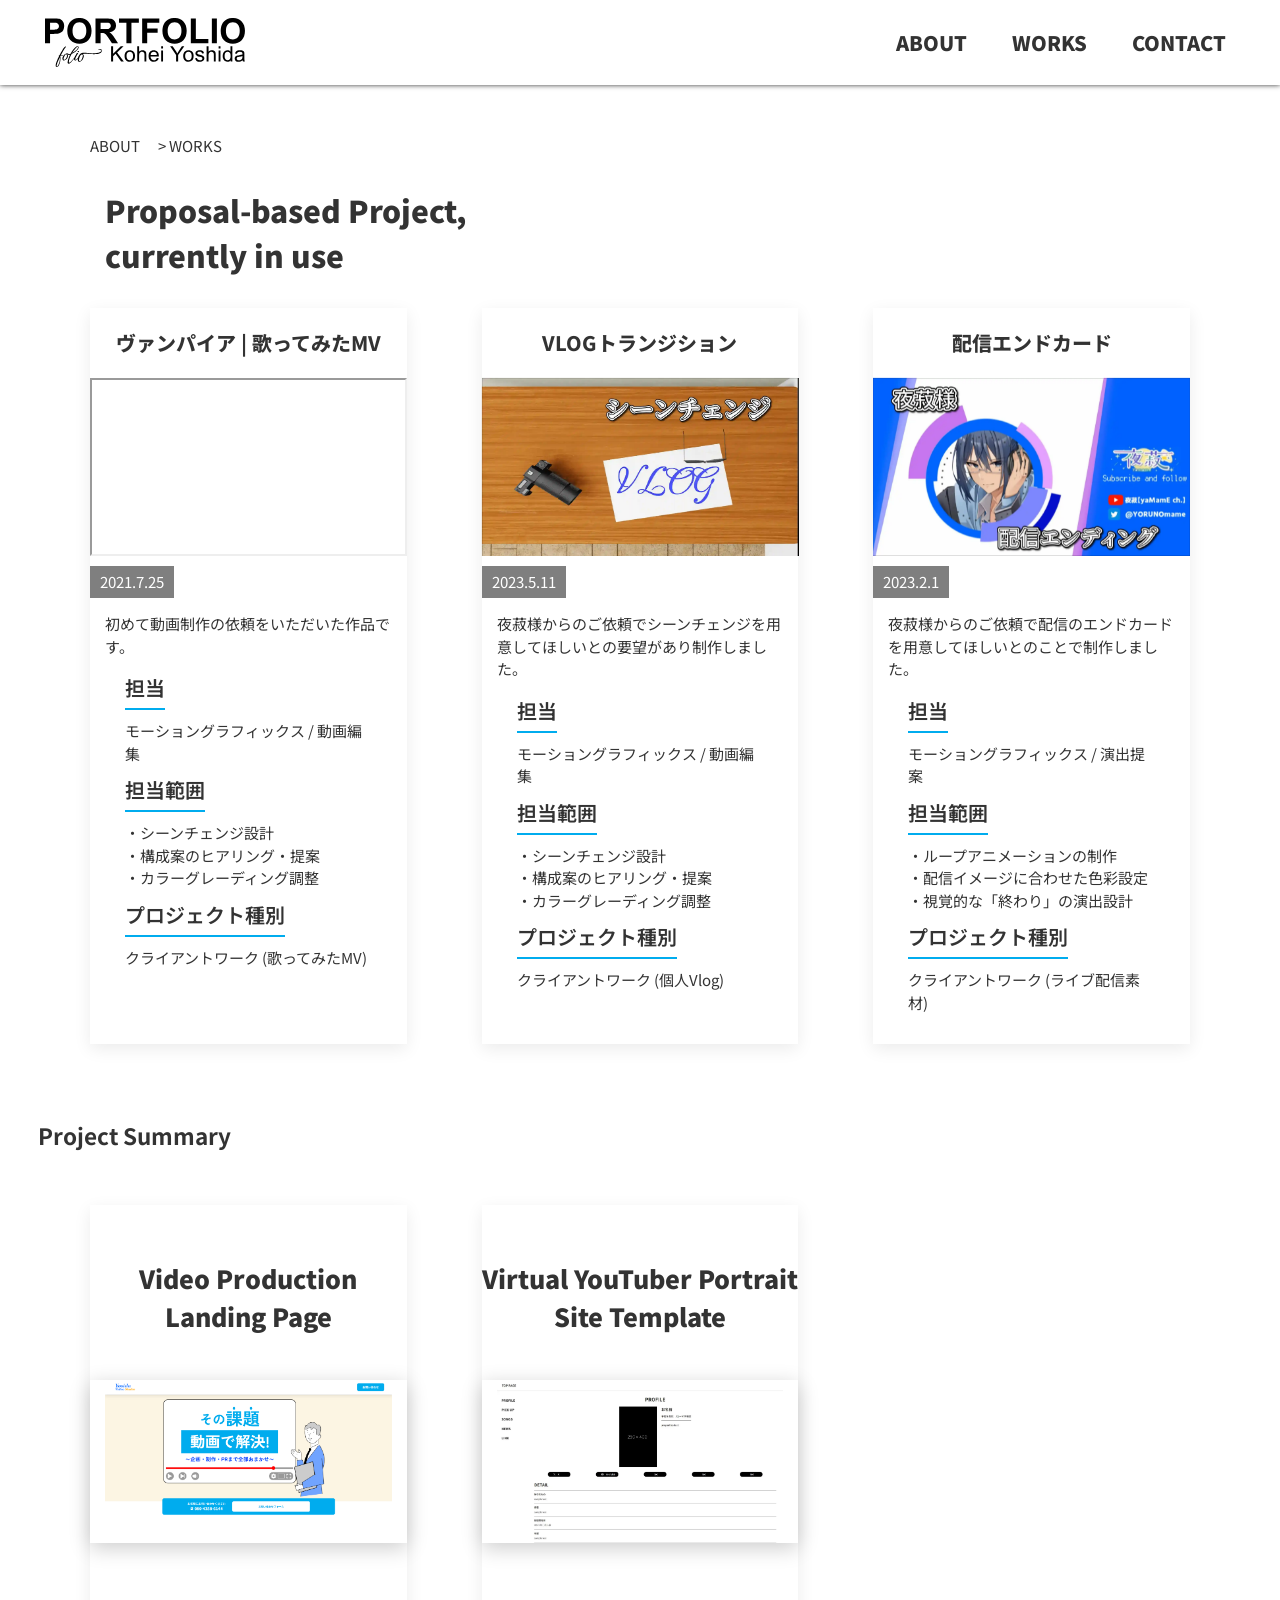
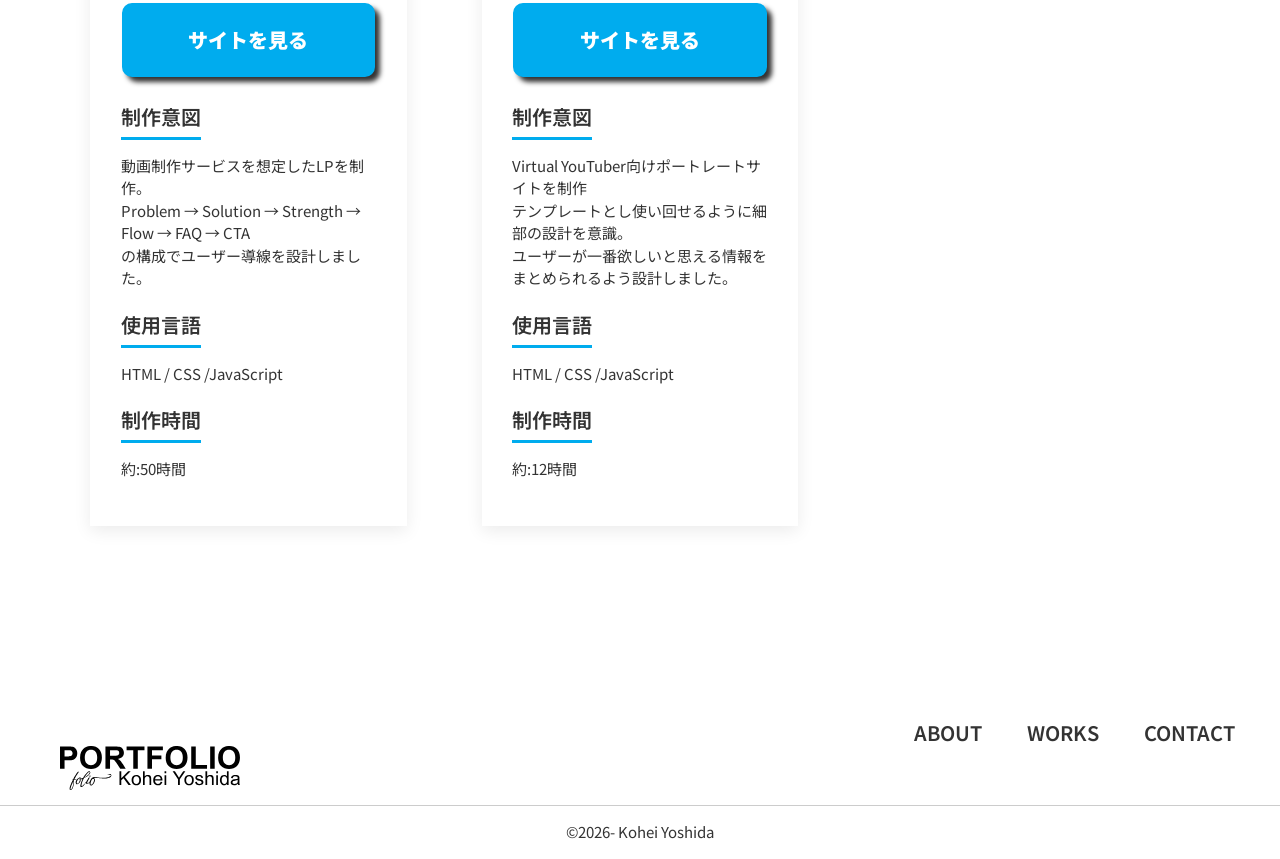
<file: works.html>
<!DOCTYPE html>
<html lang="ja">

<head>
    <meta charset="UTF-8">
    <meta name="viewport" content="width=device-width, initial-scale=1.0">
    <meta name="description" content="Kohei Yoshidaのポートフォリオサイト。過去にいただいた動画の作品実績を掲載しています。">
    <title>Works Page</title>
    <link rel="icon" href="assets/images/favicon.png">
    <link rel="preconnect" href="https://fonts.googleapis.com">
    <link rel="preconnect" href="https://fonts.gstatic.com" crossorigin>
    <link href="https://fonts.googleapis.com/css2?family=Noto+Sans+JP:wght@100..900&display=swap" rel="stylesheet">
    <link rel="stylesheet" href="assets/css/style.css">
    <script>
        window.addEventListener("load", () => {
            document.body.classList.add("is-show");
        })
    </script>
</head>

<body class="fade">
    <header class="header">
        <a href="index.html" class="head_link"><img src="assets/images/Logo_folio.svg" alt="site-logo"
                class="svg_logo"></a>
        <nav class="nav">
            <input type="checkbox" id="nav_toggle" class="nav_toggle">
            <label for="nav_toggle" class="nav_btn" aria-label="メニューを開く">
                <span></span><span></span><span></span>
            </label>
            <label for="nav_toggle" class="nav_overlay"></label>

            <ul class="nav_list">
                <li class="list_item"><a href="about.html" class="link_item">ABOUT</a></li>
                <li class="list_item"><a href="works.html" class="link_item">WORKS</a></li>
                <li class="list_item"><a href="contact.html" class="link_item">CONTACT</a></li>
            </ul>
        </nav>
    </header>
    <main>
        <!-- 今いるページ -->
        <nav class="page">
            <a href="about.html" class="page_link">ABOUT</a>
            &gt;
            <span class="page_current">WORKS</span>
        </nav>
        <!-- /今いるページ -->
        <h1 class="works_character">
            Proposal-based Project,<br>
            currently in use
        </h1>
        <section class="work_desc">
            <article class="video_section card">
                <h2 class="video_title">ヴァンパイア | 歌ってみたMV</h2>
                <figure class="video_box">
                    <iframe src="https://www.youtube.com/embed/J4fNj-Rvtk8" title="YouTube video player"
                        allow="accelerometer; autoplay; clipboard-write; encrypted-media; gyroscope; picture-in-picture; web-share"
                        referrerpolicy="strict-origin-when-cross-origin" allowfullscreen></iframe>
                </figure>
                <p class="time_code">
                    2021.7.25
                </p>
                <p class="explanation">
                    初めて動画制作の依頼をいただいた作品です。
                </p>
                <dl class="pr_li">
                    <dt>担当</dt>
                    <dd>モーショングラフィックス / 動画編集</dd>
                    <dt>担当範囲</dt>
                    <dd>
                        ・シーンチェンジ設計<br>
                        ・構成案のヒアリング・提案<br>
                        ・カラーグレーディング調整
                    </dd>
                    <dt>プロジェクト種別</dt>
                    <dd>
                        クライアントワーク (歌ってみたMV)
                    </dd>
                </dl>
            </article>
            <article class="video_section card">
                <h2 class="video_title">VLOGトランジション</h2>
                <figure class="video_box">
                    <video src="assets/video/Vlog-Transition.mp4" class="vlog" controls></video>
                    <img src="assets/images/vl-th.webp" alt="vlog_thumbnail" class="video-thumb">
                </figure>
                <p class="time_code">
                    2023.5.11
                </p>
                <p class="explanation">
                    夜菽様からのご依頼でシーンチェンジを用意してほしいとの要望があり制作しました。
                </p>
                <dl class="pr_li">
                    <dt>担当</dt>
                    <dd>モーショングラフィックス / 動画編集</dd>
                    <dt>担当範囲</dt>
                    <dd>
                        ・シーンチェンジ設計<br>
                        ・構成案のヒアリング・提案<br>
                        ・カラーグレーディング調整
                    </dd>
                    <dt>プロジェクト種別</dt>
                    <dd>
                        クライアントワーク (個人Vlog)
                    </dd>
                </dl>
            </article>
            <article class="video_section card">
                <h2 class="video_title">配信エンドカード</h2>
                <figure class="video_box">
                    <video src="assets/video/Yamame-St-Ed.mp4" class="st_ed" controls></video>
                    <img src="assets/images/ym_ed-th.webp" alt="stream-ending-thumbnail"
                        class="video-thumb">
                </figure>
                <p class="time_code">
                    2023.2.1
                </p>
                <p class="explanation">
                    夜菽様からのご依頼で配信のエンドカードを用意してほしいとのことで制作しました。
                </p>
                <dl class="pr_li">
                    <dt>担当</dt>
                    <dd>モーショングラフィックス / 演出提案</dd>
                    <dt>担当範囲</dt>
                    <dd>
                        ・ループアニメーションの制作<br>
                        ・配信イメージに合わせた色彩設定<br>
                        ・視覚的な「終わり」の演出設計
                    </dd>
                    <dt>プロジェクト種別</dt>
                    <dd>
                        クライアントワーク (ライブ配信素材)
                    </dd>
                </dl>
            </article>
        </section>
        <section class="summary">
            <h2 class="summary-title">
                Project Summary
            </h2>
            <div class="summary-grid">
                <article class="summary-box card">
                    <h3 class="summary-sub-title">Video Production Landing Page</h3>
                    <img src="assets/images/lp-site.png" alt="lp-site-image" class="summary-img">
                    <a href="lp-flow-practice/index.html" class="lp-link">サイトを見る</a>
                    <div class="summary-txt-wrap">
                        <span class="summary-label">制作意図</span>
                        <p class="summary-txt">
                            動画制作サービスを想定したLPを制作。<br>
                            Problem → Solution → Strength → Flow → FAQ → CTA<br>
                            の構成でユーザー導線を設計しました。
                        </p>
                        <span class="summary-label">使用言語</span>
                        <p class="summary-txt">HTML / CSS /JavaScript</p>
                        <span class="summary-label">制作時間</span>
                        <p class="summary-txt">約:50時間</p>
                    </div>
                </article>
                <article class="summary-box card">
                    <h3 class="summary-sub-title">Virtual YouTuber Portrait Site Template</h3>
                    <img src="assets/images/pl-temp.webp" alt="pl-site-image" class="summary-img">
                    <a href="https://portrait-site-template.vercel.app/" class="lp-link">サイトを見る</a>
                    <div class="summary-txt-wrap">
                        <span class="summary-label">制作意図</span>
                        <p class="summary-txt">
                            Virtual YouTuber向けポートレートサイトを制作<br>
                            テンプレートとし使い回せるように細部の設計を意識。<br>
                            ユーザーが一番欲しいと思える情報をまとめられるよう設計しました。
                        </p>
                        <span class="summary-label">使用言語</span>
                        <p class="summary-txt">HTML / CSS /JavaScript</p>
                        <span class="summary-label">制作時間</span>
                        <p class="summary-txt">約:12時間</p>
                    </div>
                </article>
            </div>
        </section>
    </main>
    <footer class="footer">
        <a href="about.html" class="foot_link"><img src="assets/images/Logo_folio.svg" alt="site-logo"
                class="foot_logo"></a>
        <div class="footer_nav">
            <span class="site_map">SITE MAP</span>
            <nav>
                <ul class="foot_list">
                    <li class="foot_item"><a href="about.html" class="foot_link">ABOUT</a></li>
                    <li class="foot_item"><a href="works.html" class="foot_link">WORKS</a></li>
                    <li class="foot_item"><a href="contact.html" class="foot_link">CONTACT</a></li>
                </ul>
            </nav>
        </div>
    </footer>
    <span class="copy">&copy;2026- Kohei Yoshida</span>
    <script src="assets/js/app.js"></script>
</body>

</html>
</file>
<file: assets/css/style.css>
@charset "utf-8";

/* reset/base */

*,
*::before,
*::after {
    box-sizing: border-box;
    margin: 0;
    padding: 0;
}

body {
    display: flex;
    flex-direction: column;
    width: 100%;
    min-width: 320px;
    min-height: 100vh;
    font-family: "Noto Sans JP", Arial, "Helvetica Neue", "Helvetica", "Hiragino Sans", "Arial", "Yu Gothic", "Meiryo", sans-serif;
    font-size: 15px;
    color: #333;
    line-height: 1.5;
    margin: 0 auto;
    overflow-x: hidden;
}

/* =======================
    
    layout(header/main/footer)

    ======================== */
/* header */

.header {
    background: #fff;
    margin: 0 auto;
    padding: 1em 0;
    width: 100%;
    display: flex;
    align-items: center;
    position: fixed;
    box-shadow: 0 0 5px;
    z-index: 100;
    top: 0;
    left: 0;
}

.svg_logo {
    display: block;
    width: 180px;
    height: auto;
    margin-left: 2em;
}

@media screen and (max-width:400px) {
    .svg_logo {
        width: 150px;
    }
}

.nav {
    position: relative;
    margin-left: auto;
}

.nav_toggle {
    display: none;
}

.nav_btn {
    display: block;
    width: 44px;
    height: 44px;
    margin-right: 1.5em;
    position: relative;
    cursor: pointer;
}

.nav_btn span {
    position: absolute;
    left: 10px;
    right: 10px;
    height: 2px;
    background: #000;
    transition: ease .25s;
}

.nav_btn span:nth-child(1) {
    top: 14px;
}

.nav_btn span:nth-child(2) {
    top: 21px;
}

.nav_btn span:nth-child(3) {
    top: 28px;
}

.nav_overlay {
    position: fixed;
    inset: 0;
    background: rgba(0, 0, 0, .3);
    opacity: 0;
    pointer-events: none;
    transition: ease opacity .25s;
    z-index: 5;
}

.nav_list {
    background: #fff;
    width: 50%;
    max-width: 420px;
    display: flex;
    flex-direction: column;
    position: fixed;
    top: 72px;
    right: 0;
    bottom: 0;
    gap: 0;
    padding: 1em 0;
    opacity: 0;
    transform: translateX(10px);
    pointer-events: none;
    transition: opacity .25s ease, transform .25s ease;
    z-index: 10;
    list-style: none;
}

.list_item {
    font-size: 18px;
    padding: .5em 2em;
}

.nav_toggle:checked~.nav_overlay {
    opacity: 1;
    pointer-events: auto;
}

.nav_toggle:checked~.nav_list {
    opacity: 1;
    transform: translateX(0);
    pointer-events: auto;
    transition-delay: .15s;
}

.nav_toggle:checked+.nav_btn span:nth-child(1) {
    top: 21px;
    transform: rotate(45deg);
}

.nav_toggle:checked+.nav_btn span:nth-child(2) {
    opacity: 0;
}

.nav_toggle:checked+.nav_btn span:nth-child(3) {
    top: 21px;
    transform: rotate(-45deg);
}

.link_item {
    text-decoration: none;
    font-weight: 900;
    color: #333;
}

.link_item::after {
    content: "";
    position: absolute;
    left: 0;
    bottom: -1px;
    width: 100%;
    height: 1px;
    background: currentColor;
    transform: scaleX(0);
    transform-origin: right;
    transition: transform .3s ease;
}

.link_item:hover::after {
    transform: scaleX(1);
    transform-origin: left;
}

/* main */

main {
    flex: 1;
    width: 100%;
    margin: 0 auto;
    padding: 0;
}

/* fade */

.fade {
    opacity: 0;
    transform: translateY(8px);
    transition: opacity .6s ease, transform .6s ease;
    }

    .fade.is-show {
    opacity: 1;
    transform: translateY(0);
    }

/* footer */

.footer {
    margin-top: 18vh;
    display: flex;
    flex-direction: column;
    align-items: center;
}

footer a {
    text-decoration: none;
    color: #333;
    font-weight: 600;
}

.foot_top-link {
    order: 2;
    margin-bottom: 2em;
}

.foot_logo {
    width: 180px;
    display: block;
    text-align: center;
    margin-top: 2em;
}

.site_map {
    display: block;
    text-align: center;
    margin: 0 auto;
    padding-bottom: 2em;
    font-size: 17px;
}

.foot_list {
    margin-bottom: 2em;
    list-style: none;
    display: grid;
    grid-template-columns: 1fr 1fr;
    gap: 1.5em;
    justify-items: center;
    order: 1;
}

.foot_item:nth-child(3) {
    grid-column: 1/-1;
    justify-self: center;
}

.foot_link {
    font-size: 20px;
}

.copy {
    text-align: center;
    margin: 0 auto;
    padding: 1em 0;
    width: 100%;
    border-top: 1px solid #ccc;
}

/* ======================
    index.html
======================= */

.hero {
    background-color: rgba(0, 0, 0, .03);
    margin: 10em auto 0;
    padding: 2em 1em;
    display: flex;
    flex-direction: column;
    width: 100%;
    max-width: 1200px;
    text-align: center;
}

.hero-card {
    background-color: #fff;
    width: 90%;
    height: auto;
    align-items: center;
    margin: 0 auto;
    padding: 2em 0;
    border-radius: 12px;
    box-shadow: 0 14px 20px rgba(0, 0, 0, .14);
}

.hero-role {
    font-size: 20px;
    font-weight: 600;
}

.person-name {
    margin: 20px auto;
}

.hero-copy {
    font-size: 22px;
    font-weight: 700;
    width: 100%;
}

.btn {
    display: block;
    background: #00acee;
    text-decoration: none;
    text-align: center;
    width: 40%;
    min-width: 250px;
    margin: 10px auto 0;
    padding: 10px 20px;
    color: #fff;
    font-size: 17px;
    font-weight: 700;
    border-radius: 50px;
    transition: .4s ease;
    border: 3px solid #00acee;
    box-shadow: 5px 5px 20px rgba(0, 0, 0, .14);
}

.btn:hover,
.btn:focus {
    background-color: #fff;
    color: #00acee;
    box-shadow: none;
}

.works-preview {
    width: min(1200px,100%);
    margin: 3em auto;
}

.section-title {
    text-align: center;
    margin: 1em auto 0;
}

.works-grid {
    display: grid;
    grid-template-columns: repeat(auto-fit, minmax(280px,1fr));
    width: 100%;
    max-width: 1200px;
    margin: 20px auto;
    padding: 0 1em;
    gap: 1.5em;
    align-items: stretch;
}

.work-card {
    padding: 20px 0;
    width: 100%;
    height: 100%;
    border-radius: 12px;
    box-shadow: 0 14px 20px rgba(0, 0, 0, .14);
}

.work-card a {
    display: block;
    text-decoration: none;
    color: #333;
}

.work-card-thumb img {
    display: block;
    width: 100%;
    height: auto;
    aspect-ratio: 16 / 9;
    object-fit: cover;
}

.work-card-info {
    display: flex;
    flex-direction: column;
    gap: 1em;
    padding: .75rem 0;
    text-align: center;
    margin: 20px auto 0;
    padding: 0 1em;
}

.work-cord-tag {
    font-size: 17px;
    font-weight: 600;
}

.work-cord-title {
    font-size: 20px;
    font-weight: 900;
}

.works-preview-footer {
    margin-top: 2em;
}

.cta {
    display: flex;
    flex-direction: column;
    padding: 2em 0;
    text-align: center;
    margin: 0 auto;
    width: 100%;
    max-width: 1200px;
}

.cta-box {
    background-color: #00acee;
    box-shadow: 0 14px 20px rgba(0, 0, 0, .14);
    padding: 20px 1em;
    width: 80%;
    max-width: 750px;
    margin: 0 auto;
}

.cta-txt,
.cta-txt-small {
    font-size: 20px;
    font-weight: 600;
    color: #fff;
}

.cta-txt {
    flex-wrap: nowrap;
}

.cta-txt-small {
    display: none;
}

.call-box {
    display: flex;
    flex-direction: row;
    justify-content: center;
    align-items: flex-start;
}

.call-box img {
    display: block;
    width: 20px;
    height: 20px;
    margin: 10px 5px 0 0;
}

.cta-box a {
    text-decoration: none;
    display: block;
}

.call-number {
    color: #fff;
    font-size: 30px;
    font-weight: 900;
    transition: .4s;
    white-space: nowrap;
}

.call-number:hover,
.call-number:focus {
    color: #ccc;
}

.cta-btn {
    background-color: #fff;
    margin: 0 auto;
    padding: 20px 0;
    width: 90%;
    min-width: 250px;
    color: #00acee;
    font-size: 20px;
    font-weight: 900;
    border: 3px solid #fff;
    transition: .4s ease;
}

.cta-btn:hover,
.cta-btn:focus {
    background-color: #00acee;
    color: #fff;
}

@media screen and (max-width:540px) {
    
    .cta-box {
        width: 100%;
    }

    .cta-txt-small {
        display: block;
    }

    .cta-txt {
        display: none;
    }

    .call-box {
        display: none;
    }

}

@media screen and (min-width:768px) {

    .cta-box {
        display: flex;
        flex-direction: row;
        gap: 2em;
        justify-content: space-between;
        border-radius: 12px;
        min-width: 500px;
    }

    .cta-txt-box {
        margin-left: 3em;
    }

    .cta-btn {
        border-radius: 12px;
        max-width: 300px;
        margin: 0 3em 0 0;
    }


}

/* =======================

section

======================== */

/* ==============

about

================ */

.page {
    margin: 12vh 0 2vh 1vw;
    padding: 0 1em;
    max-width: 1800px;
}

.page_link {
    position: relative;
    text-decoration: none;
    color: #333;
    font-weight: 400;
    margin: 0 1em;
}

.page_link::after {
    content: "";
    position: absolute;
    left: 0;
    bottom: -1px;
    width: 100%;
    height: 1px;
    background: currentColor;
    transform: scaleX(0);
    transform-origin: right;
    transition: transform .3s ease;
}

.page_link:hover::after {
    transform: scaleX(1);
    transform-origin: left;
}

.person {
    box-shadow: 0 18px 25px rgba(0, 0, 0, .08);
    margin: 0 auto 2em;
    width: 90%;
}

.ms_img {
    margin: 10px auto 20px;
    width: 90%;
    min-width: 80%;
    font-size: 30px;
    font-weight: 900;
}

.person_img {
    display: block;
    width: 80%;
    height: auto;
    margin: 30px auto;
    aspect-ratio: 3 / 4;
    object-fit: cover;
}

.role {
    margin: 0 auto;
    font-size: 20px;
    font-weight: 900;
    padding: 0 1em;
}

.person_name {
    text-align: center;
    margin: 0 auto;
    padding: 10px 0 0;
}

.position_box {
    width: 90%;
    text-align: left;
    display: block;
    margin: 0 auto;
}

.position {
    text-align: left;
    display: inline-block;
    margin: 1em auto;
    width: 100%;
    font-size: 17px;
    font-weight: 500;
}

.view-works-link {
    background: #f7f7f7;
    display: block;
    margin: 1em auto;
    padding: 10px 10px;
    width: 100px;
    min-width: 200px;
    font-size: 20px;
    font-weight: 700;
    color: #777;
    text-decoration: none;
    text-align: center;
    border-radius: 7px;
    box-shadow: 5px 5px 2px rgba(0, 0, 0, .14);
    transition: .4s;
}

@media screen and (min-width:768px) {
    
    .view-works-link {
        background: #f7f7f7;
        display: block;
        margin: 1em auto;
        padding: 10px 10px;
        width: 200px;
        min-width: 200px;
        font-size: 20px;
        font-weight: 700;
        color: #777;
        text-decoration: none;
        text-align: center;
        border-radius: 7px;
        box-shadow: 5px 5px 2px rgba(0, 0, 0, .14);
        transition: .4s;
    }

    .view-works-link:hover {
        background: #777;
        color: #fff;
        border-radius: 50px;
        box-shadow: none;
    }

}

.view-works-link:focus {
    background: #777;
    color: #fff;
    border-radius: 50px;
    box-shadow: none;
}

/* skills */

.skills {
    width: 100%;
    text-align: center;
    margin: 0 auto;
}

.skill_span {
    display: grid;
    grid-template-columns: repeat(auto-fit, minmax(280px,1fr));
    gap: 3em;
    justify-content: center;
    margin: 0 auto 3em;
    width: 100%;
    max-width: 1800px;
    height: auto;
    align-items: stretch;
}

.skill_msg {
    font-size: 30px;
    text-align: center;
    margin: 0 auto;
    padding-bottom: 1em;
}

.skill_type {
    background: #f7f7f7;
    margin: 0 auto 3em auto;
    padding: 20px 0;
    width: 90%;
    height: auto;
    align-items: stretch;
    text-align: center;
    box-shadow: 0 15px 25px rgba(0, 0, 0, .20);
}

.skill_type-title {
    margin-bottom: 1em;
    font-size: 25px;
    font-weight: 900;
}

.skill-paragraph {
    text-align: center;
    margin: 0 auto 1em auto;
    font-size: 20px;
    font-weight: 600;
}

.skill_set {
    list-style: none;
    display: inline-flex;
    flex-direction: column;
    margin: 0 auto;
    gap: 1em;
}

.skill_item {
    text-align: left;
    font-size: 18px;
    font-weight: 600;
}

.skill_item:last-child {
    margin-bottom: 0;
}

.skill_protocol {
    display: block;
    margin: 2em auto 0 auto;
    padding: 0 1em;
    text-align: left;
    width: 70%;
}

/* .skill_protocol {} */

.mail_about {
    display: block;
    background: #f1f1f1;
    margin: 0 auto;
    padding: 0 1em 20px;
    width: 90%;
    height: auto;
    align-items: stretch;
}

@media screen and (max-width:400px) {
    .mail_about {
        padding: 0 0 20px;
    }
}

picture {
    display: block;
    margin: 0 auto;
    width: 8em;
    padding-top: 2em;
}

.offer_msg-box {
    width: 90%;
    text-align: center;
    margin: 0 auto;
}

.offer_intro {
    display: block;
    text-align: center;
    margin: 20px auto;
    font-size: 30px;
}

.offer_msg {
    text-align: left;
    display: inline-block;
    margin: 0 auto;
    padding-bottom: 20px;
    font-size: 17px;
    width: 90%;
}

.mail_offer {
    background: #fff;
    display: flex;
    align-items: center;
    border: 2px solid #ccc;
    margin: 1em auto;
    width: 250px;
    padding: 10px 0;
    color: #333;
    text-decoration: none;
    position: relative;
    overflow: hidden;
}

.mail_offer::before {
    content: "";
    position: absolute;
    inset: 0;
    background: #555;
    transform: scaleX(0);
    transform-origin: left;
    transition: transform .3s ease;
    z-index: 0;
}

.mail_offer span,
.mail_offer img {
    position: relative;
    z-index: 1;
}

.mail_offer:hover {
    color: #fff;
}

.mail_offer:hover::before {
    transform: scaleX(1);
}

.mail_offer img {
    width: 30px;
    height: auto;
    margin: 0 15px;
}

.send {
    font-size: 15px;
    font-weight: 600;
}

.mail_offer:hover .mail_img {
    filter: brightness(0) invert(1);
}


/* ==========
works 
============ */

.works_character {
    font-size: 30px;
    font-weight: 900;
    margin: 1em auto;
    padding: 0 1em;
}

.work_desc {
    width: 100%;
    display: flex;
    flex-direction: column;
    gap: 3em;
    align-items: stretch;
}

.video_section {
    margin: 0 auto;
    padding-bottom: 20px;
    width: 100%;
    height: auto;
}

.video_box {
    width: 100%;
    aspect-ratio: 16 / 9;
    position: relative;
}

.time_code {
    background: rgba(0, 0, 0, .5);
    width: fit-content;
    margin-top: 10px;
    padding: 5px 10px;
    color: #fff;
}

.video_title {
    text-align: center;
    margin: 1em auto;
    font-size: 25px;
    font-weight: 800;
}

.explanation {
    text-align: left;
    display: inline-block;
    margin: 1em auto;
    padding: 0 1em;
}

.pr_li {
    display: block;
    text-align: left;
    display: block;
    margin: 0 20px;
    padding: 0 1em;
}

.pr_li dt {
    border-bottom: 2px solid #00acee;
    width: fit-content;
    padding-bottom: 5px;
    font-size: 20px;
    font-weight: 600;
}

.pr_li dd {
    margin: 10px 0;
}

iframe {
    display: block;
    width: 100%;
    height: auto;
    aspect-ratio: 16 / 9;
}

.video_box iframe,
.video_box video {
    width: 100%;
    height: 100%;
    display: block;
}

.video-thumb {
    position: absolute;
    inset: 0;
    width: 100%;
    height: 100%;
    object-fit: cover;
    z-index: 1;
    opacity: 1;
    transition: opacity .3s ease;
    will-change: opacity;
}

.video-thumb.is-hidden {
    opacity: 0;
    display: none;
    pointer-events: none;
}

.video_box:hover .video-thumb {
    opacity: 0;
}

.summary {
    display: flex;
    flex-direction: column;
    width: 100%;
    margin: 3em auto;
    padding: 2em 0;
}

.summary-title {
    margin: 0 0 1em 1em;
}

.summary-grid {
    display: block;
    margin: 2em auto;
    width: 100%;
}

.summary-box {
    display: block;
    margin: 0 auto;
    padding: 2em 0;
    height: auto;
}


.summary-sub-title {
    display: block;
    text-align: center;
    margin: 1em auto;
    padding-bottom: 20px;
    font-size: 25px;
    font-weight: 900;
}

.summary-img {
    display: block;
    margin: 0 auto;
    width: 100%;
    height: auto;
    box-shadow: 0 5px 20px rgba(0, 0, 0, .20);
}

.summary-txt-wrap {
    width: 90%;
    padding: 0 1em;
    text-align: left;
    display: block;
    margin: 0 auto;
}

.summary-label {
    text-align: left;
    display: block;
    font-size: 20px;
    font-weight: 600;
    padding: 5px 0;
    border-bottom: 3px solid #00acee;
    width: fit-content;
}

.summary-txt {
    text-align: left;
    display: block;
    margin: 1em 0;
}

.lp-link {
    background: #00acee;
    color: #fff;
    display: block;
    margin: 3em auto 1em auto;
    width: min(400px,80%);
    padding: 20px 10px;
    text-decoration: none;
    text-align: center;
    font-size: 20px;
    font-weight: 900;
    border-radius: 10px;
    box-shadow: 5px 5px 5px #333;
    transition: .4s ease;
    border: 2px solid #00acee;
}

.lp-link:hover {
    background: #fff;
    color: #00acee;
    box-shadow: none;
}

.card {
    background: #fff;
    display: block;
    width: 100%;
    box-shadow: 0 5px 16px rgba(0, 0, 0, .08);
}

/* =================

contact

=================== */

.contact {
    padding: 0 2em;
}

.mail_protocol {
    margin-left: 3em;
    padding: 0 3em;
    width: 80%;
    min-width: 100px;
    text-align: left;
    display: inline-block;
}

.catch {
    margin-top: .5em;
    font-size: 30px;
    font-weight: 900;
    padding: 0 1em;
}

/* form */

.form {
    margin: 0 auto;
}

.contact_form {
    width: 100%;
    background: #ccc;
    margin: 2em auto;
    width: min(680px,92%);
    padding-bottom: 1em;
    border-radius: 10px;
}

.form_style {
    margin: 0 auto;
    padding: 1em;
    display: flex;
    flex-direction: column;
}

.form_title {
    margin: 0 auto 20px auto;
    width: 50px;
    min-width: 55%;
    text-align: center;
    font-size: 1.8rem;
    font-weight: 800;
    border-bottom: 3px solid #00acee;
    padding-bottom: 0.4em;
}

@media screen and (min-width:390px) {
    .form_title {
        margin: 0 auto 20px auto;
        width: 50px;
        min-width: 70%;
        text-align: center;
        font-size: 1.8rem;
        font-weight: 800;
        border-bottom: 3px solid #00acee;
        padding-bottom: 0.4em;
    }
}

.form_field {
    text-align: left;
    display: inline-block;
}

.label-protocol,
.radio-protocol {
    text-align: left;
    margin: 0 0 .8em 0em;
    font-size: 1.2em;
    font-weight: 500;
}

.area-protocol {
    text-align: left;
    margin: 1.2em 0 .8em 0em;
    font-size: 1.2em;
    font-weight: 500;
}

.req {
    color: #f00;
    font-size: 0.8rem;
    margin-left: 0.4em;
}

.req-nth {
    color: #333;
    font-size: 0.8rem;
    margin-left: 0.4em;
}

.select,
.input-name,
.input-mail,
.area {
    width: 100%;
    min-width: 100px;
    padding: 10px 0;
    border-radius: 7px;
    border: none;
    margin: 0 auto 20px auto;
}

.error {
    opacity: 0;
    margin-bottom: 10px;
    font-weight: 500;
    visibility: hidden;
    color: #f00;
    transition: .2s;
    min-height: 1.1em;
}

.error.show {
    opacity: 1;
    visibility: visible;
}

/* radio */

input[type="radio"] {
    display: inline-flex;
    transform: scale(1.5);
    z-index: 1;
}

.gender {
    font-size: 1.2em;
    font-weight: 500;
}

.male {
    margin-right: 20px;
}

a,
select,
input,
textarea {
    cursor: pointer;
}

/* radio ----- / */

.button {
    width: 100%;
    display: block;
    margin: 1.8em auto 0;
    padding: .8em 2.6em;
    font-size: 1.1rem;
    font-weight: 600;
    border: none;
    border-radius: 12px;
    box-shadow: 5px 5px 1px #555;
}

.button:hover {
    background: #00acee;
    color: #fff;
    transition: ease .25s;
    box-shadow: none;
}

.contact_border {
    border-bottom: 1px solid rgba(0, 0, 0, .1);
    margin-top: 2em;
    width: 100%;
    max-width: 1920px;
}

/* =======================
    
    breakpoints（min-width:768px）

    ======================== */

@media screen and (min-width:768px) {

    /* header */

    .header {
        background: #fff;
        display: flex;
        justify-content: space-between;
        padding: 1.2em 0;
        width: 100%;
        position: fixed;
        z-index: 100;
        align-items: center;
        top: 0;
        left: 0;
    }

    .svg_logo {
        width: 200px;
        margin-left: 3em;
    }

    .nav_toggle {
        display: none;
    }

    .nav_btn {
        display: none;
    }

    .nav_overlay {
        display: none;
    }

    .nav_list {
        position: static;
        opacity: 1;
        transform: none;
        pointer-events: auto;
        flex-direction: row;
        width: auto;
        gap: 3em;
        background: transparent;
        list-style: none;
        padding: 0;
    }

    .list_item {
        padding: 0;
    }

    .list_item:last-child {
        padding-right: 3em;
    }

    .link_item {
        position: relative;
        font-weight: 900;
        font-size: 20px;
        color: #333;
    }

    .link_item::after {
        content: "";
        position: absolute;
        left: 0;
        bottom: -1px;
        width: 100%;
        height: 1px;
        background: currentColor;
        transform: scaleX(0);
        transform-origin: right;
        transition: transform .3s ease;
    }

    .link_item:hover::after {
        transform: scaleX(1);
        transform-origin: left;
    }

    /* #main */

    main {
        flex: 1;
        width: 100%;
        margin: 0 auto;
        padding: 0 1em;
    }

    /* section */

    /* about-page */

    .page {
        margin: 15vh 0 0 3em;
        padding: 0 1em;
    }

    /* .page_link {} */

    .ms_img {
        font-size: 40px;
        width: 100%;
        text-align: left;
        padding: 0;
        margin: 10px 0 ;
    }

    .person-box {
        display: flex;
        flex-direction: column;
        margin: 0 auto;
    }

    .person {
        background: #fbfbfb;
        display: inline-flex;
        flex-direction: row;
        margin: 2em auto 20px;
        padding: 20px 0;
        justify-content: center;
        align-items: center;
        text-align: left;
        width: 100%;
        max-width: 1800px;
        box-shadow: 0 12px 20px rgba(0, 0, 0, .1);
    }

    .person_img {
        width: 300px;
        margin: 0 3em;
    }

    .role_box {
        text-align: left;
        display: block;
    }

    .role {
        font-size: 30px;
        font-weight: 600;
        padding: 0;
    }

    .person_name {
        text-align: left;
        font-size: 40px;
        font-weight: 900;
    }

    .position_box {
        display: inline-block;
        width: 100%;
    }

    .position {
        font-size: 20px;
        font-weight: 500;
        line-height: 2;
    }

    /* ==========
    skills
    ========== */

    .skill_msg {
        font-size: 40px;
        font-weight: 900;
    }

    .skill_type {
        background: #f7f7f7;
        width: 100%;
        min-width: 300px;
        margin: 0 auto;
        padding: 2em 0;
        border-radius: 10px;
        box-shadow: 0 8px 20px rgba(0, 0, 0, .14);
    }

    .skill_type-title {
        text-align: center;
        margin: 10px auto 20px auto;
        font-size: 30px;
    }

    .skill_item {
        font-size: 20px;
        font-weight: 600;
    }

    /* mail_about */

    .mail_about {
        display: flex;
        align-items: center;
        gap: 5em;
        width: 50%;
        height: auto;
        padding: 4em 0;
        min-width: 600px;
    }

    picture source {
        display: none;
    }

    .mail_about-img {
        display: block;
        margin: 0 50px;
        width: 180px;
    }

    .offer_msg-box {
        text-align: left;
        justify-content: center;
        margin-left: 6em;
    }

    .offer_intro {
        text-align: left;
    }

    .offer_msg {}

    .mail_offer {
        display: flex;
        text-align: left;
        justify-content: start;
        margin-top: 20px;
    }

    /* works-page */

    .works_character {
        font-size: 30px;
        font-weight: 900;
        margin: 1em 0 0 2em;
    }

    .work_desc {
        display: grid;
        grid-template-columns: repeat(auto-fit, minmax(280px,1fr));
        width: min(1100px,90%);
        margin: 2em auto;
        gap: 5em;
        align-items: stretch;
        
    }

    .video_title {
        text-align: center;
        margin: 1em auto;
        font-size: 20px;
        font-weight: 800;
        width: 100%;
    }

    iframe {
        display: block;
        width: 100%;
        height: auto;
        aspect-ratio: 16/9;
        object-fit: cover;
    }

    .video_section {
        min-width: 300px;
        display: flex;
        flex-direction: column;
        padding-bottom: 20px;
        width: 100%;
        height: 100%;
    }

    .video_box {
        width: 100%;
        aspect-ratio: 16 / 9;
        position: relative;
    }

    .time_code {
        width: fit-content;
        background: rgba(0, 0, 0, .5);
        color: #fff;
        padding: 5px 10px;
        margin: 10px 0 0 0;
    }

    .video_box iframe,
    .video_box video {
        width: 100%;
        height: 100%;
        display: block;
    }

    .video-thumb {
        position: absolute;
        inset: 0;
        width: 100%;
        height: 100%;
        object-fit: cover;
        z-index: 1;
        opacity: 1;
        transition: opacity .3s ease;
        will-change: opacity;
    }

    .video-thumb.is-hidden {
        opacity: 0;
        pointer-events: none;
    }

    .video_box:hover .video-thumb {
        opacity: 0;
    }

    .summary-grid {
        display: grid;
        grid-template-columns: repeat(auto-fill, minmax(280px, 1fr));
        justify-content: start;
        width: min(1100px,90%);
        margin: 2em auto;
        gap: 5em;
        align-items: stretch;
    }

    .summary-img {
        display: block;
        margin: 0 auto;
        padding: 0 1em;
        width: 100%;
        height: auto;
    }
    /* contact-page */

    .catch {
        margin: 1em 0 0 2em;
    }

    .contact {
        width: 43vw;
        margin-left: 4em;
        padding: 0 1em;
    }

    .mail_protocol {
        min-width: 700px;
    }

    /* contact_page-form */


    /* footer */

    .footer {
        display: flex;
        justify-content: space-between;
        flex-direction: row;
        align-items: center;
        padding: 1em 0;
        width: 100%;
        margin-top: 4em;
    }
    
    #index-page .footer {
        flex-direction: row-reverse;
        width: 100%;
        align-items: center;
    }
    
    #about-page .footer {
        flex-direction: row-reverse;
    }

    .foot_logo {
        display: block;
        margin-left: 3em;
    }

    .foot_item:last-child {
        grid-column: auto;
    }

    .site_map {
        display: none;
    }

    .foot_list {
        display: inline-flex;
        flex-direction: row;
        justify-content: flex-end;
        gap: 3em;
    }

    .foot-link {
        display: block;
        font-size: 20px;
        font-weight: 900;
    }

    .foot_item:last-child {
        padding-right: 3em;
    }



}
</file>
<file: lp-flow-practice/assets/css/style.css>
@charset "utf-8";

/* reset */

* {
    box-sizing: border-box;
    margin: 0;
    padding: 0;
}

/* base */

body {
    color: #333;
    font-size: 15px;
    font-family: "Noto Sans JP", "Helvetica Neue", "Helvetica",
        "Hiragino Sans", "Arial", "Yu Gothic", "Meiryo", sans-serif;
    line-height: 1.5;
    width: 100%;
    min-width: 320px;
    max-width: 1920px;
    margin: 0 auto;
    padding-top: 70px;
}

/* header */

.header {
    background: #fff;
    display: flex;
    justify-content: center;
    margin: 0 auto;
    padding: 5px 0;
    box-shadow: 0 4px 20px rgba(0, 0, 0, .1);
    position: fixed;
    top: 0;
    left: 0;
    z-index: 100;
    min-height: 60px;
    background: #fff;
}

.lp-head-img {
    width: 30%;
    display: block;
    margin: 0 auto;
    display: block;
    padding: 0 1em;
}

.nav-list {
    list-style: none;
    display: none;
}

/* #main */

main {
    display: flex;
    flex-direction: column;
    width: 100%;
    margin-top: 10px;
}

/* section */

section {
    width: 100%;
}

/* first vision */

.fv {
    width: 100%;
    height: auto;

}

.background {
    background: rgb(252, 245, 227);
    margin: 0 auto;
    width: 100%;
    height: auto;
    padding: 2em 0;
}


.mv-player {
    margin: 0 auto;
    padding: 0 1em;
    width: 80%;
    height: auto;
    aspect-ratio: 16 / 9;
    display: block;
}

.fv-img {
    display: none;
}

/* call to action */

.cta-btn {
    background: #00acee;
    margin: 0 auto;
    margin-top: -20px;
    padding: 20px 0;
    width: 60%;
    border-radius: 10px;
    text-align: center;
    display: block;
    z-index: 10;
}

.call-msg {
    margin: 0 auto;
    font-size: 13px;
    font-weight: 600;
    text-align: center;
    color: #fff;
    display: block;
}

.tel {
    color: #fff;
    font-size: 30px;
    font-weight: 900;
    display: block;
    text-decoration: none;
    transition: .4s;
}

.tel:hover {
    color: #ccc;
}

@media screen and (max-width:499px) {

    .call-msg {
        display: none;
    }

    .cta-btn {
        width: 90%;
    }

    .call-msg-small {
        display: block;
        font-size: 30px;
        font-weight: 900;
        color: #fff;
    }

    .tel {
        display: none;
    }

    .form-link {
        display: block;
        width: 60%;
        min-width: 40%;
    }

    #main {
        margin-top: 10px;
    }

}

@media screen and (min-width:500px) {

    .call-msg {
        display: block;
    }

    .call-msg-small {
        display: none;
    }

    .call {
        display: block;
    }

}

.call-box {
    margin: 0 auto;
    justify-content: center;
    display: flex;
    gap: .5em;
}

.call {
    width: 20px;
    height: auto;
    display: block;
}

@media screen and (max-width:499px) {

    .call {
        display: none;
    }
}

@media screen and (min-width:500px) {
    .call {
        display: block;
    }
}

.call-number {
    font-size: 30px;
    text-align: center;
    font-weight: 800;
    color: #fff;
}

/* form-btn */

.form-btn {
    margin: 0 auto;
    width: 80%;
    border: 1px solid #fff;
    border-radius: 7px;
}

.form-link {
    background: #fff;
    margin: 0 auto;
    padding: 20px;
    width: 100%;
    display: block;
    transition: .4s ease;
    border-radius: 7px;
    text-decoration: none;
    color: #00acee;
    font-size: 17px;
    font-weight: 900;
}

.form-link:hover {
    color: #fff;
    background: #00acee;
}

/* first vision */

/* problem */

.problem {
    max-width: 1200px;
}

.problem-img {
    width: 100%;
    margin: 20rem auto 10rem auto;
    padding: 0 1em;
    display: block;
}

@media screen and (min-width:770px) {
    .problem-img {
        width: 600px;
    }
}

.problem-grid {
    padding: 0 1em;
    margin: 0 auto;
    display: flex;
    flex-direction: column;
    padding: 0 2em;
    gap: 7rem;
}

.case-block {
    background: #1b5cb1;
    display: flex;
    flex-direction: column;
    width: 100px;
    height: 100px;
    border-radius: 50%;
    text-align: center;
    justify-content: center;
    align-items: center;
    margin: 0 auto;
    position: absolute;
    top: -50px;
    left: 50%;
    transform: translateX(-50%);
    z-index: 1;
}

.case-title,
.case-number {
    font-weight: 900;
    color: #fff;
}

.case-title {
    font-size: 18px;
}

.case-number {
    font-size: 30px;
    font-family: Arial;
}

.case-box {
    background: rgb(184, 229, 255);
    margin: 0 auto;
    padding: 0 1em;
    width: min(400px, 90%);
    height: auto;
    border-radius: 10px;
    padding-top: 20px;
    position: relative;
}

.case-protocol-box {
    text-align: center;
    margin: 3em auto 1em auto;
}

.case-protocol {
    color: #1b5cb1;
    font-weight: 600;
    margin: 0 auto;
    padding: 0 2em;
    width: fit-content;
    white-space: pre-wrap;
    text-align: center;
    letter-spacing: .2em;
    line-height: 2;
}

.case-protocol:nth-child(1) {}

.case-protocol:nth-child(2) {
    background: #fff;
}

.case-protocol1 {
    margin-top: 10px;
    background: #fff;
}

.problem-person {
    width: 150px;
    height: auto;
    display: block;
    margin: 3em auto 0 auto;
    padding: 0;
}

/* /problem */

/* solution */

.sol-protocol {
    margin: 10rem auto 1em auto;
    font-weight: 900;
    font-size: 25px;
    text-align: center;
}

.sol-protocol:nth-child(2) {
    margin: 5px auto 2em auto;
    width: 90%;
    color: #00acee;
    font-size: 40px;
}

@media screen and (max-width:499px) {
    .sol-protocol:nth-child(2) {
        font-size: 25px;
    }
}

@media screen and (min-width:500px) and (max-width:769px) {
    .sol-protocol:nth-child(2) {
        font-size: 30px;
    }
}

.sol-back {
    width: 100%;
    height: auto;
    background: rgb(252, 245, 227);
    margin: 0 auto;
    width: 100%;
    height: auto;
    padding: 2em 0;
}


.sol-flex {
    width: 100%;
    max-width: 1200px;
    display: flex;
    flex-direction: column;
    margin-bottom: 2em;
}

@media screen and (max-width:499px) {
    .sol-flex {
        min-width: 90%;
    }

    .sol-img-box {
        min-width: 90%;
    }
}

.sol-flex:last-child {
    margin-bottom: 0;
}


.sol-flex-box {
    width: min(400px, 100%);
    height: auto;
    border-radius: 10px;
    background: #fff;
    margin: 0 auto;
    display: flex;
    justify-content: center;
    align-items: center;
}


.sol-img-box,
.sol-img-box1 {
    background: #fff;
    width: 100%;
    min-height: 220px;
    display: flex;
    align-items: center;
    justify-content: center;
    padding: 20px;
    box-shadow: 5px 5px 20px rgba(0, 0, 0, .20);
    border-radius: 10px;
}

.sol-img-box {
    flex-direction: row;
    gap: 2em;
}

.sol-img-box1 {
    flex-direction: column;
}


.sol-img {
    width: 150px;
    height: auto;
    display: block;
}

.sol-img1 {
    width: 350px;
    height: auto;
    display: block;
    aspect-ratio: 16 / 9;
}

@media screen and (max-width:400px) {
    .sol-img {
        width: 120px;
    }

    .sol-img1 {
        width: fit-content;
    }
}

.sol-container {
    display: flex;
    align-items: center;
    justify-content: center;
    gap: 1em;
    margin: 3em auto 3em;
}

.sol-radius {
    background: #1b5cb1;
    width: 80px;
    height: 80px;
    border-radius: 50%;
    text-align: center;
    justify-content: center;
    align-items: center;
    display: flex;
    flex-direction: column;
}

.sol-title,
.sol-number {
    color: #fff;
    font-weight: 900;
}

.sol-number {
    font-family: Arial;
    font-size: 25px;
}

.sol-subtitle {
    font-size: 30px;
    font-weight: 900;
    width: fit-content;
    color: #1b5cb1;
}

@media screen and (max-width:400px) {

    .sol-radius {
        width: 60px;
        height: 60px;
    }

    .sol-title {
        font-style: 12px;
    }

    .sol-number {
        font-size: 20px;
    }

    .sol-subtitle {
        font-size: 25px;
    }
}

.sol-msg {
    display: flex;
    flex-direction: column;
    text-align: left;
    margin: 0 auto;
    font-weight: 400;
    width: 70%;
    justify-content: center;
}

.sol-inner {
    display: flex;
    flex-direction: column;
    margin: 0 auto;
    padding: 0 1em;
    gap: 1em;
}

.sol-liner {
    display: flex;
    column-gap: 1em;
    align-items: center;
    margin-left: 13vw;
}

.sol-radius-mini {
    background: #00acee;
    width: 30px;
    height: 30px;
    border-radius: 50%;
    text-align: center;
    justify-content: center;
    align-items: center;
    display: flex;
    flex-direction: column;
}

.check {
    color: #fff;
    font-weight: 900;
    font-size: 20px;
}

.sol-txt {
    font-size: 18px;
}

.sol-wrapper {
    background: #fff;
    margin: 7em auto 2em auto;
    padding: 40px 0 20px 0;
    text-align: center;
    width: 80%;
    max-width: 1200px;
    height: auto;
    position: relative;
}

.sol-txt-box {
    background: #1b5cb1;
    text-align: center;
    margin: 0 auto;
    width: 220px;
    padding: 10px 20px;
    position: absolute;
    top: -20%;
    left: 50%;
    transform: translateX(-50%);
}

.sol-text {
    font-weight: 900;
    color: #fff;
    font-size: 20px;
}

.sol-txt-wrapper {
    color: #1b5cb1;
    padding: 0 20px;
    font-size: 17px;
    font-weight: 600;
}

/* /solution */

/* strength */

.str-grid {
    display: flex;
    flex-direction: column;
    margin: 10em auto;
    gap: 20vw;
}

.str-block {
    background: #1c5cb1;
    margin: 0 auto;
    width: 120px;
    height: 120px;
    text-align: center;
    align-items: center;
    justify-content: center;
    display: flex;
    flex-direction: column;
    position: absolute;
    top: -15%;
    left: 50%;
    transform: translateX(-50%);
}

.str-title,
.str-number {
    color: #fff;
    margin: 0 auto;
    font-weight: 900;
}

.str-title {
    font-size: 20px;
}

.str-number {
    font-size: 30px;
}

.str-box {
    background: #b8e5ff;
    margin: 0 auto;
    padding: 5em 0;
    width: 70%;
    height: auto;
    border-radius: 10px;
    position: relative;
}

@media screen and (max-width:499px) {
    .str-box {
        min-width: 80%;
    }
}

.str-img-box {
    background: #fff;
    margin: 0 auto;
    display: flex;
    align-items: center;
    width: min(300px, 90%);
    height: 150px;
    border-radius: 10px;
    box-shadow: 5px 5px 20px rgba(0, 0, 0, .20);
}

.str-img {
    gap: 0;
    margin: 0 auto;
    width: 80px;
    height: auto;
    display: block;
}

.str-subtitle {
    margin: 0 auto;
    padding: 1em 0;
    text-align: center;
    font-size: 20px;
    font-weight: 900;
}

.str-txt {
    margin: 0 auto;
    padding: 0 2em;
    text-align: left;
    display: block;
    justify-content: center;
    width: 70%;
    font-size: 17px;
    font-weight: 500;
}

@media screen and (max-width:499px) {
    .str-subtitle {
        width: 90%;
    }

    .str-txt {
        width: 80%;
        padding: 0;
    }
}

@media screen and (min-width:500px) and (max-width:769px) {
    .str-txt {
        width: 70%;
        min-width: 70%;
        padding: 0;
    }
}

/* /strength */

/* flow */

.flow-back {
    background: #fcf5e3;
    margin: 0 auto;
    padding: 3em 0;
    display: flex;
    flex-direction: column;
    width: 100%;
    height: auto;
    gap: 5em;
}

.flow-flex {
    width: 80%;
    max-width: 1200px;
    margin: 0 auto;
}

.flow-box {
    display: flex;
    align-items: center;
    gap: 2em;
}

@media screen and (max-width:600px) {
    .flow-box {
        display: flex;
        flex-direction: column;
        text-align: center;
    }

    .flow-title {
        margin-bottom: 1em;
    }

}

.flow-radius {
    background: #1c5cb1;
    width: 100px;
    height: 100px;
    min-width: 100px;
    border-radius: 50px;
    display: flex;
    flex-direction: column;
    justify-content: center;
    align-items: center;
}

.flow-step,
.flow-number {
    font-weight: 900;
    color: #fff;
}

.flow-step {
    font-size: 18px;
}

.flow-number {
    font-size: 25px;
}

.flow-title {
    font-size: 30px;
}

.flow-text {
    font-weight: 500;
    font-size: 17px;
}


/* /flow */

/* question & Answer */

.qa-block {
    display: flex;
    flex-direction: column;
    width: 80%;
    max-width: 1200px;
    margin: 5em auto;
    gap: 3em;
}

.qa-title {
    font-size: 40px;
}

.qa-subtitle {
    font-size: 30px;
    font-weight: 600;
}

.qa-box {
    display: flex;
    flex-direction: column;
    gap: 1rem;
}

.qa-box:not(:first-child) {
    border-bottom: 1px solid #ccc;
    width: fit-content;
    padding-bottom: 2em;
}

.qa-q {
    font-size: 20px;
    font-weight: 600;
}

.q {
    font-size: 30px;
    font-weight: 900;
    color: #1c5cb1;
}

.qa-a {
    font-size: 17px;
    font-weight: 500;
}

.a {
    font-size: 30px;
    font-weight: 900;
    color: #f00;
}


/* /question & Answer */

/* contact to action */

.cta-back {
    background: #f6fdff;
    display: flex;
    flex-direction: column;
    padding: 5em 0;
}

.cta-flex {
    display: flex;
    flex-direction: column;
    margin: 0 auto;
    width: 90%;
    max-width: 1800px;
}

.cta-txt-box {}

.cta-title {
    text-align: center;
    margin: 0 auto 1em auto;
    color: #1c5cb1;
}

.cta-txt {
    display: block;
    margin: 0 auto;
    text-align: left;
    width: 80%;
    color: #1c5cb1;
}

.cta-box {
    display: flex;
    flex-direction: column;
    margin: 0 auto;
}

.cta-block {
    margin: 3em auto;
    width: min(400px, 80%);
    border: 2px solid #00acee;
    text-align: center;
    border-radius: 12px;
}

.cta-link {
    background: #00acee;
    width: 100%;
    margin: 2em auto;
    padding: 20px 3em;
    display: block;
    color: #fff;
    font-size: 25px;
    font-weight: 900;
    font-family: Arial;
    text-align: center;
    border: 2px solid #00acee;
    text-decoration: none;
    border-radius: 10px;
    transition: .4s ease;
}

.cta-link:hover {
    background: #f6fdff;
    color: #00acee;
}

@media screen and (max-width:600px) {

    .cta-title {
        font-weight: 900;
        font-size: 30px;
    }

    .cta-txt {
        margin: 0 auto;
        font-size: 17px;
        font-weight: 600;
    }

    .cta-block {
        width: min(300px, 60%);
    }

    .cta-link {
        font-size: 20px;
        width: 250px;
        margin: 2em auto;
    }
}

.cta-desc {
    display: flex;
    flex-direction: column;
    text-align: center;
    justify-content: center;
    gap: 0;
}

.cta-subtitle {
    font-size: 20px;
    color: #1c5cb1;
    font-weight: 600;
}

.cta-call-block {
    display: flex;
    flex-direction: row;
    align-items: flex-start;
    justify-content: center;
    margin: 0;
    padding: 0;
}

.cta-call {
    width: 20px;
    height: auto;
    display: block;
    margin-top: 15px;
}

.cta-tel {
    display: block;
    text-decoration: none;
    color: #1c5cb1;
    font-size: 40px;
    font-weight: 900;
    transition: color .4s ease;
    width: min(350px, 90%);
}

.cta-tel:hover {
    color: #ccc;
}

@media screen and (max-width:499px) {
    .cta-tel {
        font-size: 30px;
    }
}

/* /contact to action */

/* footer */

.footer {
    background: #fff;
    display: block;
    gap: 2em;
    margin: 0 auto;
    padding: 2em 0;
    width: 100%;
}

.foot-link-img {
    display: block;
    margin: 0 auto;
    width: 180px;
    height: auto;
}

.reserve {
    margin: 0 auto;
    margin-top: 1em;
    text-align: center;
    font-weight: 600;
}

@media screen and (max-width:499px) {
    .reserve {
        padding: 0 2em;
    }
}

.fade-up {
    opacity: 0;
    transform: translateY(30px);
    transition: opacity .8s ease, transform .8s ease;
}

.fade-up.is-show {
    opacity: 1;
    transform: translateY(0);
}

/* /footer */

@media screen and (min-width:500px) and (max-width:769px) {

    /* #main */

    #main {
        margin-top: 20px;
    }

    /* header */

    .header {
        width: 100%;
        padding: 10px 0;
    }

    .lp-head-img {
        width: 160px;
        height: auto;
    }

    /* first vision */

    .cta-btn {
        min-width: 80%;
    }

    .form-btn {
        width: 65%;
        min-width: 72%;
    }

    /* problem */

    .problem-img {
        width: 80%;
    }

    .case-block {
        transform: translateX(-50%);
        left: 50%;
    }

    .case-box {
        max-width: 70%;
        min-width: 300px;
        margin: 0 auto;
    }

    /* solution */

    .sol-wrapper {
        background: #fff;
        margin: 7em auto 2em auto;
        padding: 40px 0 20px 0;
        text-align: center;
        width: 80%;
        height: auto;
        max-width: 1200px;
        display: flex;
        flex-direction: column;
        position: relative;
    }

    .sol-txt-box {
        background: #1b5cb1;
        text-align: center;
        margin: 0 auto;
        width: 220px;
        padding: 10px 0;
        position: absolute;
        top: -15%;
        left: 50%;
        transform: translateX(-50%);
    }

    .sol-text {
        font-weight: 900;
        color: #fff;
        font-size: 20px;
    }

    .sol-txt-wrapper {
        color: #1b5cb1;
        padding: 0 20px;
        font-size: 17px;
        font-weight: 600;
    }

    /* strength */

    .str-box {
        min-width: 70%;
    }

    /* call to action */

    .cta-txt {
        display: block;
        margin: 0 auto;
        text-align: left;
        width: 80%;
        color: #1c5cb1;
        font-size: 18px;
        font-weight: 600;
    }

    .cta-call-block {
        width: 500px;
    }

    .cta-link {
        width: 100%;
        font-size: 30px;
    }

}

/* tablet*/

@media screen and (min-width:768px) {

    /* header */

    .header {
        display: flex;
        justify-content: center;
        align-items: center;
        gap: 7em;
        width: 100%;
        box-shadow: 0 10px 20px rgba(0, 0, 0, .1);
        min-height: 70px;
        background: #fff;
    }


    .lp-head-img {
        width: 180px;
        height: auto;
        display: block;
    }

    .nav-list {
        display: block;
    }

    .list-item {
        border: 2px solid #00acee;
        border-radius: 10px;
        width: 180px;
        font-size: 18px;
        font-weight: 800;
        text-align: center;
    }

    .link-item {
        color: #fff;
        background: #00acee;
        display: block;
        padding: 10px 0;
        border-radius: 7px;
        text-decoration: none;
        transition: .4s ease;
    }

    .link-item:hover {
        background: #fff;
        color: #00acee;
    }

    /* #main */

    main {
        margin-top: 1.50vw;
    }

    /* fist vision */

    .fv-img {
        margin: 0 auto;
        width: 60%;
        display: block;
        aspect-ratio: 16 / 9;
    }

    .mv-player {
        display: none;
    }

    .cta-btn {
        width: 70%;
        min-width: 70%;
        display: flex;
        line-height: 1.5;
        align-items: center;
        padding-left: 30px;
    }

    .call-msg {
        font-size: 18px;
    }

    .form-btn {
        width: 40%;
        min-width: 45%;
    }

    .tel {
        font-size: 25px;
    }

    /* problem */

    .problem {
        max-width: 1200px;
        margin: 0 auto;
    }

    .problem-grid {
        display: grid;
        grid-template-columns: repeat(3, 1fr);
        gap: 3em;
        padding: 0 2em;
        margin-right: 2em;
    }

    .case-box {
        width: 100%;
        min-width: 210px;
    }

    .case-block {
        transform: translateX(-50%);
        left: 50%;
    }

    .sol-flex-box {
        box-shadow: 5px 5px 20px rgba(0, 0, 0, .20);
    }

    .sol-wrapper {
        background: #fff;
        margin: 7em auto 2em auto;
        padding: 40px 0 20px 0;
        text-align: center;
        width: 80%;
        max-width: 1200px;
        height: auto;
        position: relative;
    }

    .sol-txt-box {
        background: #1b5cb1;
        text-align: center;
        margin: 0 auto;
        width: 220px;
        padding: 10px 20px;
        position: absolute;
        top: -20%;
        left: 50%;
        transform: translateX(-50%);
    }

    .sol-text {
        font-weight: 900;
        color: #fff;
        font-size: 20px;
    }

    .sol-txt-wrapper {
        color: #1b5cb1;
        padding: 0 20px;
        font-size: 17px;
        font-weight: 600;
    }

    /* strength */

    .str-box {
        width: 55%;
        min-width: 55%;
    }

    .str-txt {
        padding: 0;
        width: 60%;
    }

    /* call to action */

    .cta-flex {
        display: flex;
        flex-direction: row;
        align-items: center;
        justify-content: space-between;
    }

    .cta-txt-box {
        display: flex;
        flex-direction: column;
        text-align: left;
        width: 50%;
    }

    .cta-title {
        text-align: left;
        display: block;
        font-size: 30px;
        font-weight: 900;
        margin: 0 0 1em 0;
    }

    .cta-txt {
        text-align: left;
        width: min(560px, 80%);
        margin: 0;
        font-size: 18px;
        font-weight: 500;
    }

    .cta-box {
        margin: 0;
    }

    .cta-block {
        width: 100%;
    }

    .cta-link {
        width: 360px;
    }


    /* footer */

    .footer {
        display: flex;
        justify-content: center;
        align-items: center;
        width: 100%;
        margin: 0 auto;
        gap: 7em;
    }

    .foot-link {}

    .reserve {
        display: block;
        margin: 0;
    }

}

/* pc */

@media screen and (min-width:1024px) {
    
    /* header */

    .header {
        width: 100%;
        display: flex;
        justify-content: space-between;
        align-items: center;
    }

    .lp-head-img {
        margin-left: 3em;
    }

    .list-item {
        margin-right: 3em;
    }

    /* main */

    #main {
        margin-top: 1.5vw;
    }

    /* first vision */

    .cta-btn {
        width: 60%;
        min-width: 60%;
        gap: 3em;
        padding-left: 0;
        justify-content: center;
    }

    .call-box {
        margin: 0;
    }

    .form-btn {
        margin: 0;
    }

    /* problem */

    .problem {
        max-width: 1200px;
        margin: 0 auto;
    }

    .problem-grid {
        display: grid;
        grid-template-columns: repeat(3, 1fr);
        gap: 3em;
        padding: 0 2em;
        margin: 0 auto;
    }

    .case-box {
        width: 100%;
        min-width: 200px;
    }

    .case-block {
        transform: translateX(-50%);
        left: 50%;
    }

    .case-box:nth-child(3) {
        margin-right: 3em;
    }

    /* solution */

    .sol-flex {
        display: flex;
        flex-direction: row;
        margin: 0 auto;
        max-width: 1200px;
        margin-bottom: 5em;
    }

    .sol-flex:nth-child(2) {
        display: flex;
        flex-direction: row-reverse;
    }

    .sol-flex:last-child {
        margin-bottom: 0;
    }

    .sol-back {
        width: 100%;
        padding: 2em 0;
    }

    .sol-container {
        margin: 0 0 20px 0;
    }

    .sol-msg {
        margin: 0 0 20px 0;
    }

    .sol-txt {
        margin: 0;
    }

    .sol-img-box {
        box-shadow: none;
    }

    .sol-flex {
        justify-items: center;
        align-items: center;
    }

    .sol-flex-block {
        margin-left: 5rem;
        padding-bottom: 0;
    }

    .sol-flex-box {
        width: 80%;
        justify-content: center;
        box-shadow: none;
    }

    .sol-msg {
        margin-bottom: 0;
        width: 80%;
    }

    .sol-liner {
        margin-left: 0;
    }

    .sol-wrapper {
        background: #fff;
        margin: 7em auto 2em auto;
        padding: 40px 0 20px 0;
        text-align: center;
        width: 80%;
        max-width: 1200px;
        height: auto;
        position: relative;
    }

    .sol-txt-box {
        background: #1b5cb1;
        text-align: center;
        margin: 0 auto;
        width: 220px;
        padding: 10px 20px;
        position: absolute;
        top: -20%;
        left: 50%;
        transform: translateX(-50%);
    }

    .sol-text {
        font-weight: 900;
        color: #fff;
        font-size: 20px;
    }

    .sol-txt-wrapper {
        color: #1b5cb1;
        padding: 0 20px;
        font-size: 17px;
        font-weight: 600;
    }

    /* strength */

    .str-grid {
        display: grid;
        grid-template-columns: repeat(3, 1fr);
        padding: 10vw 0;
        max-width: 1200px;
        gap: 0;
    }

    .str-box {
        width: 350px;
    }

    .str-txt {
        width: 80%;
        padding: 0;
        font-size: 18px;
    }

    .cta-link {
        margin: 0 auto 2em;
    }

    /* footer */

    .footer {
        display: flex;
        justify-content: space-between;
        padding: 30px 3em;
    }

}
</file>
